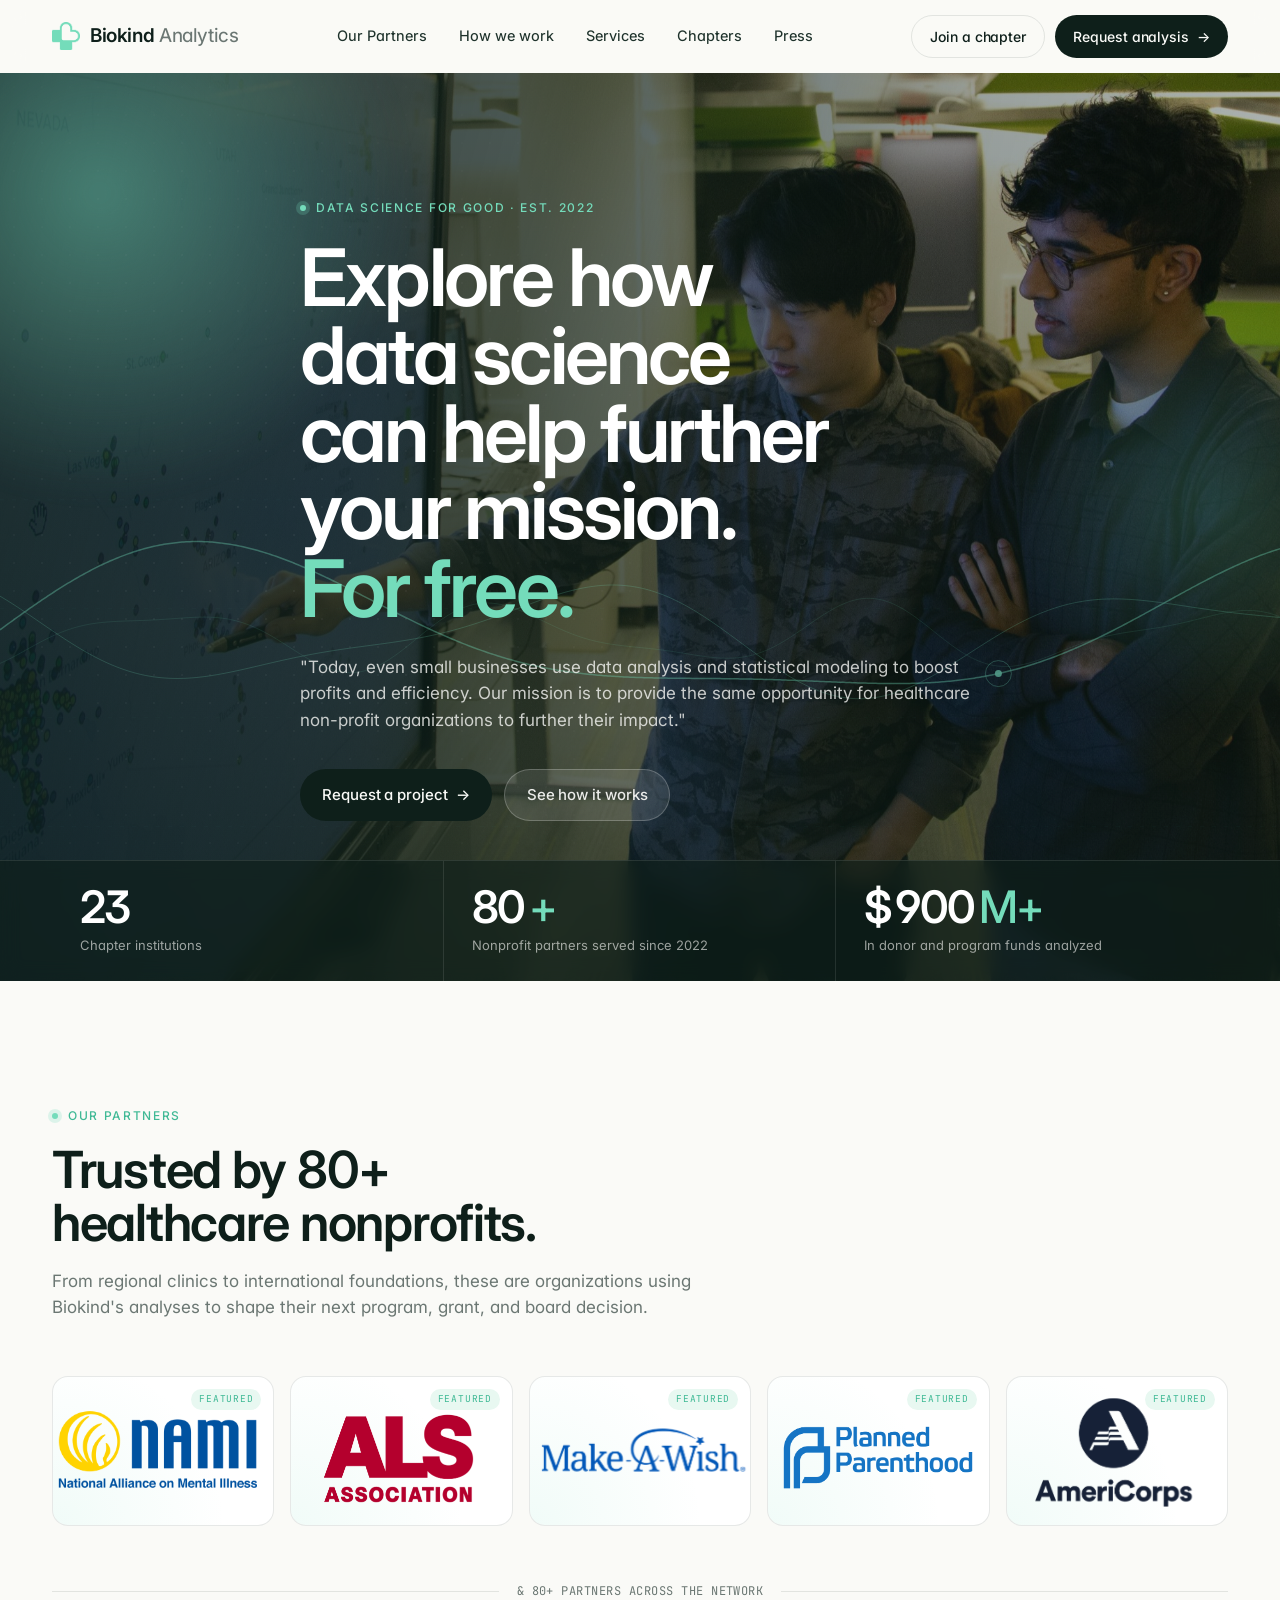
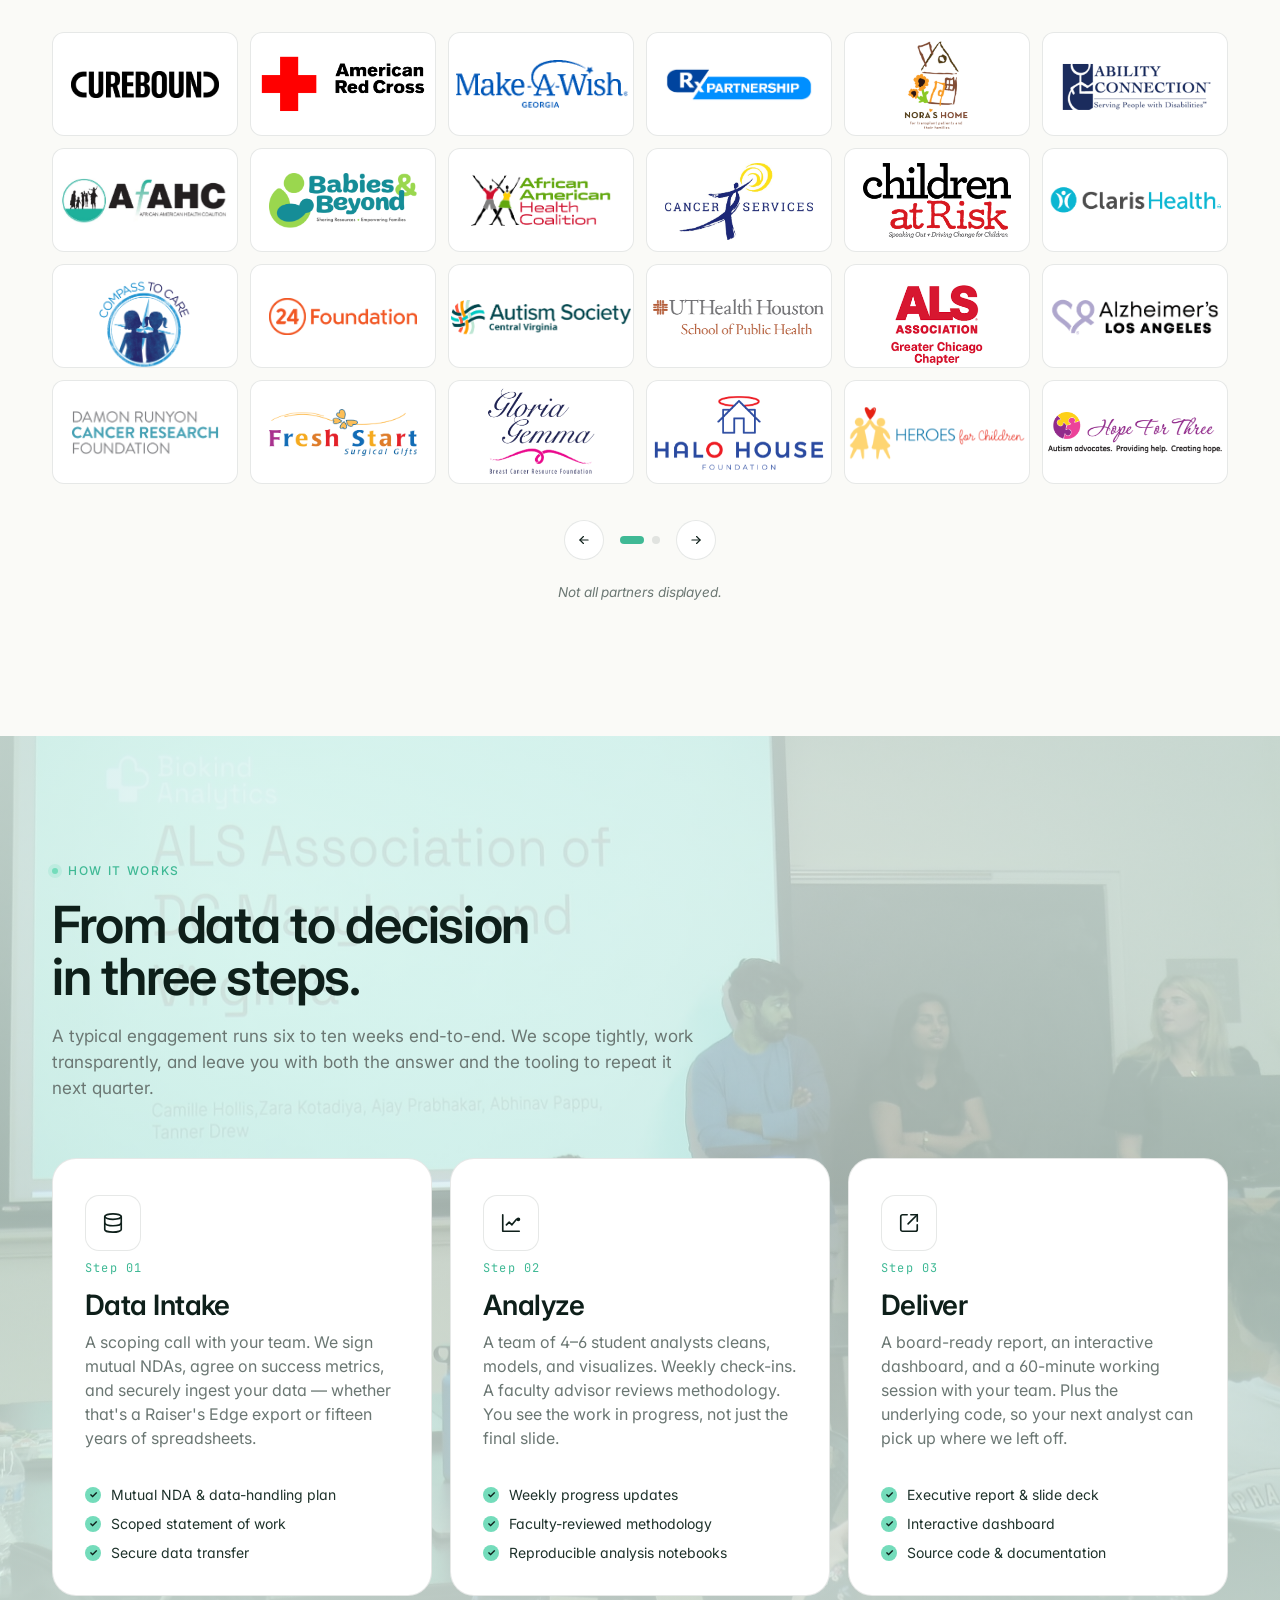
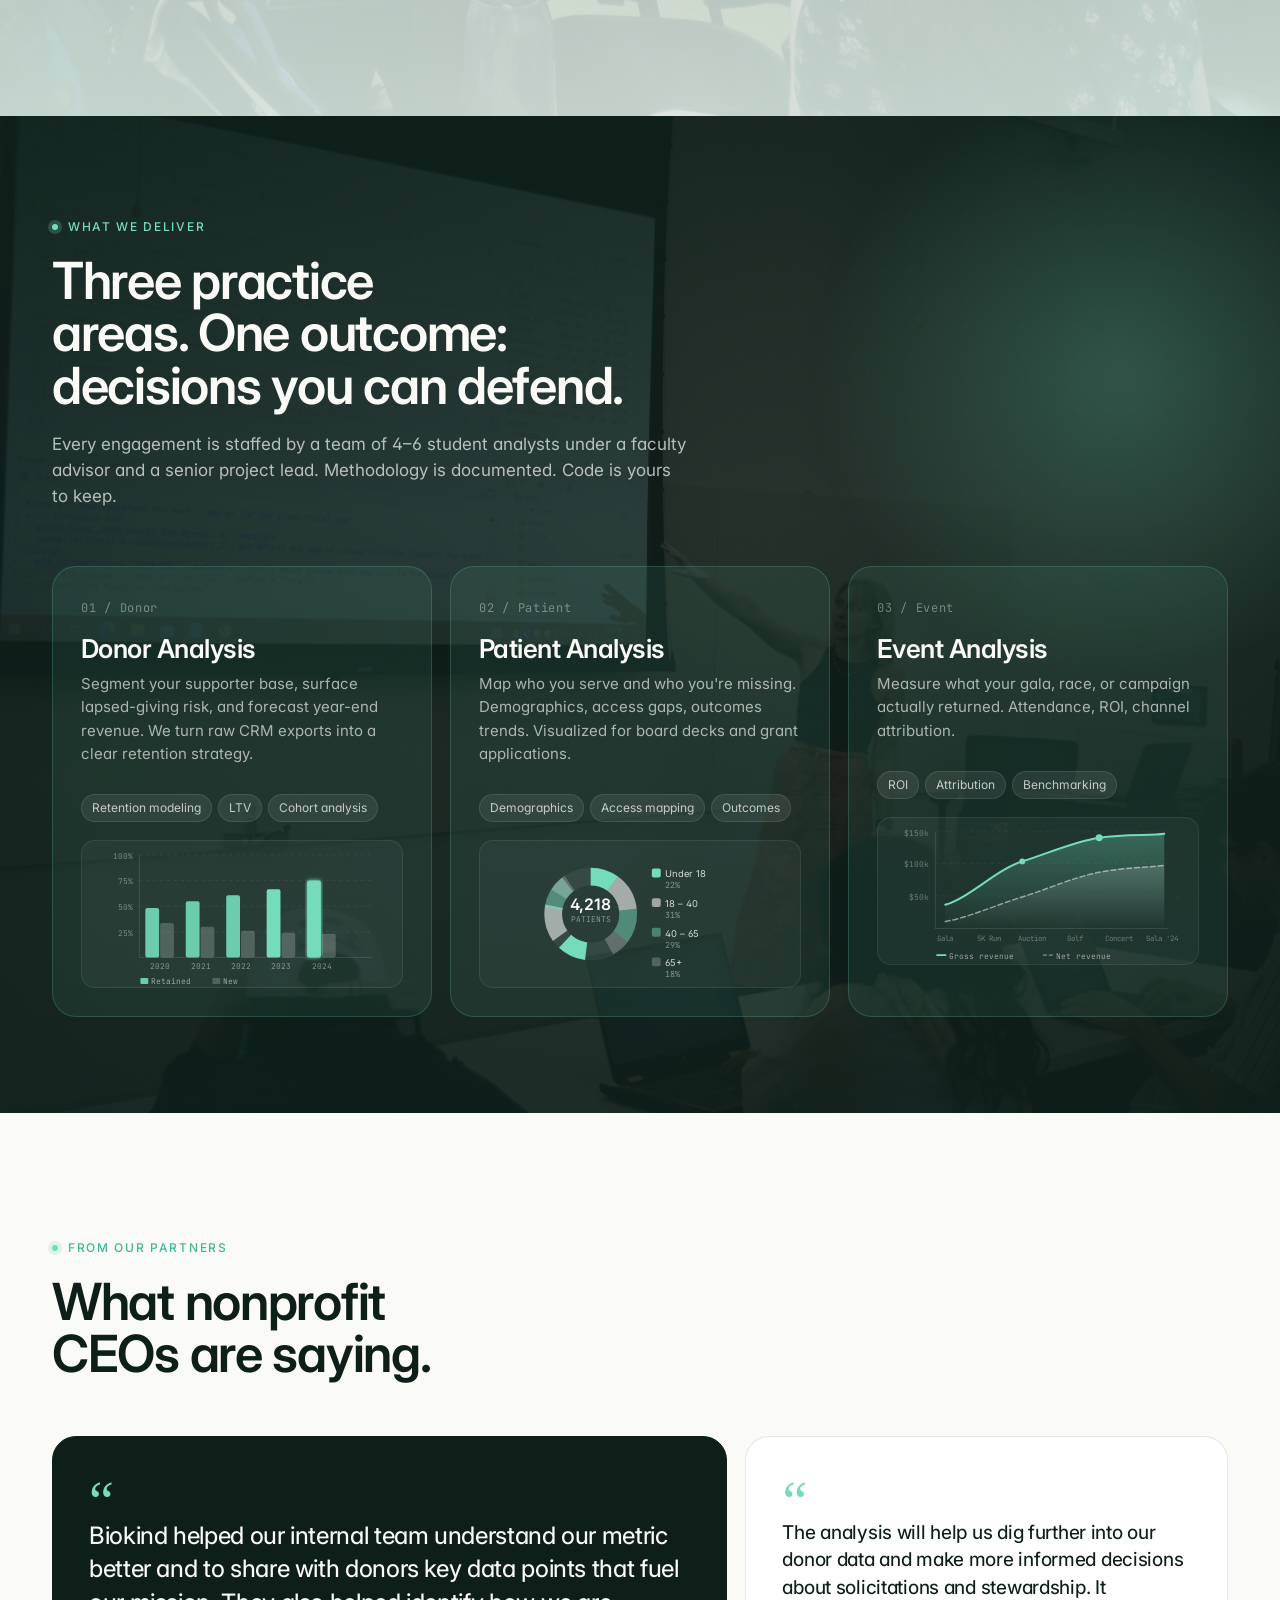
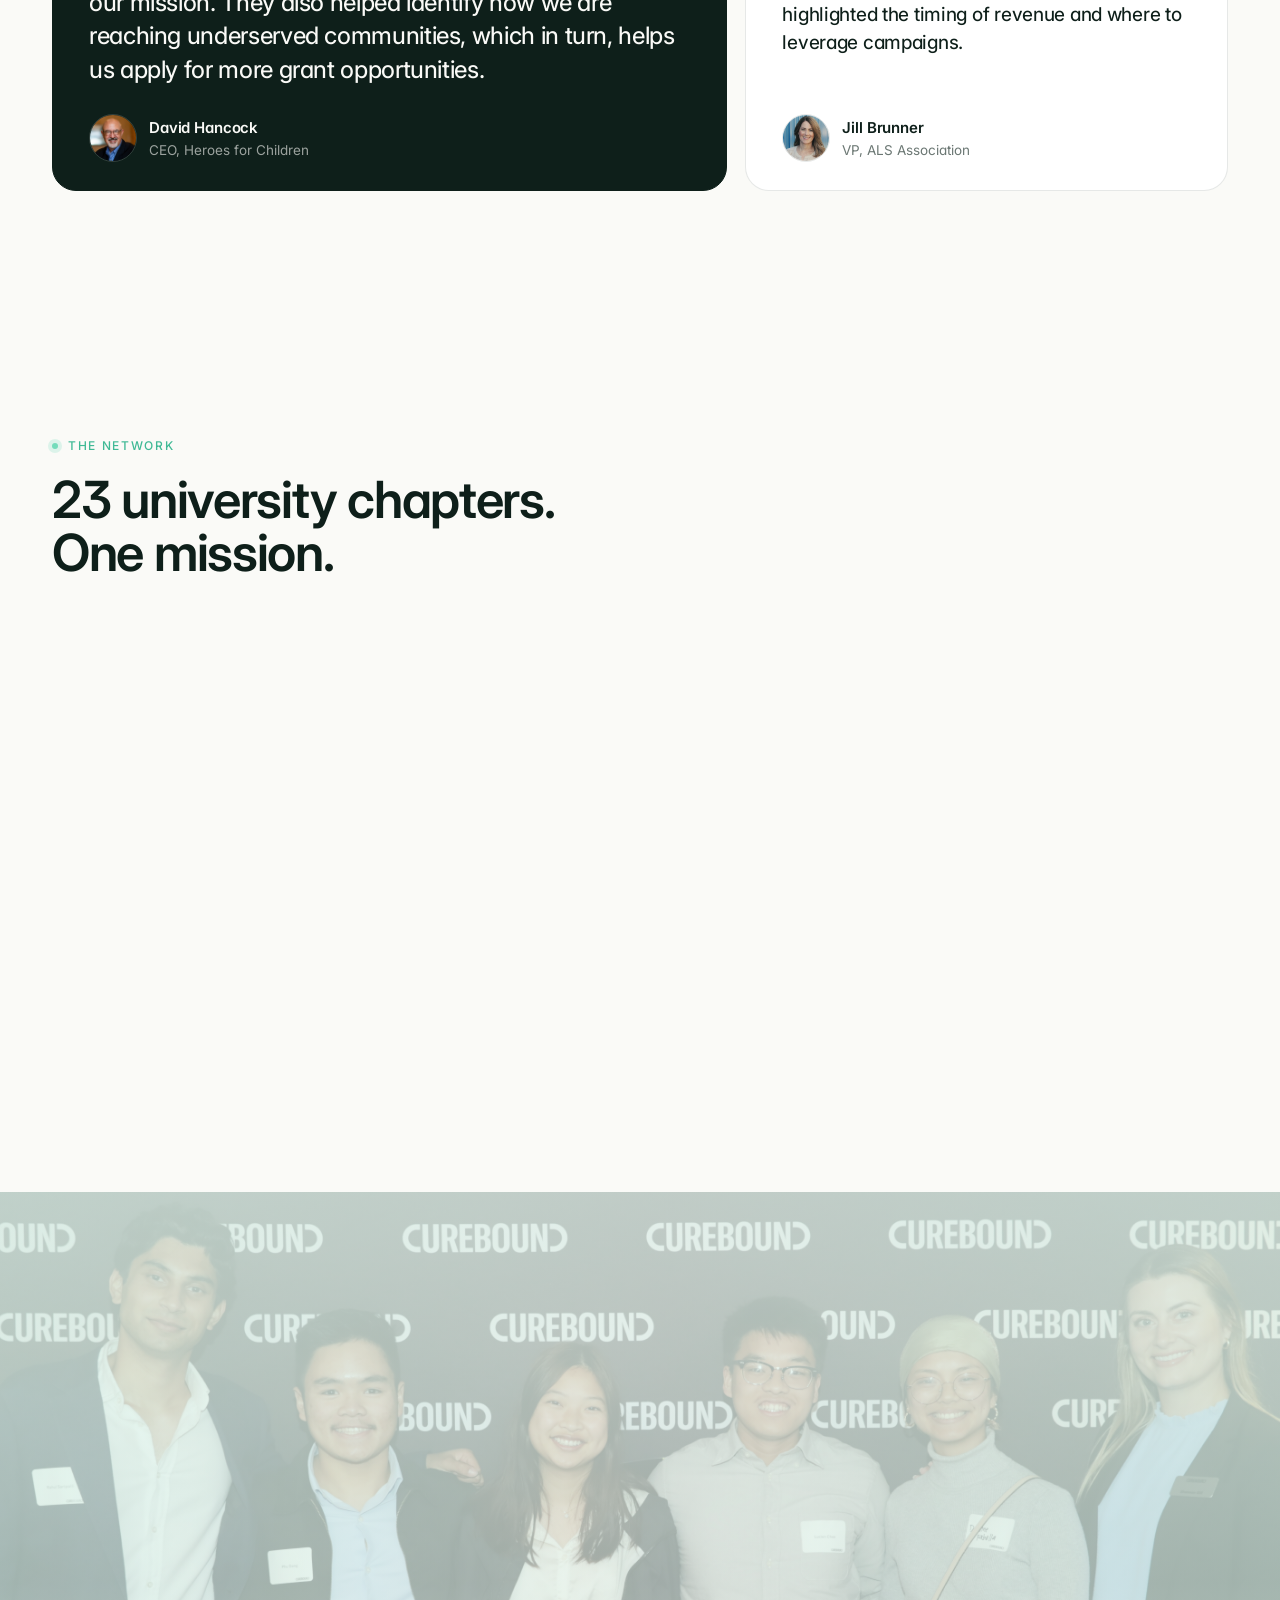
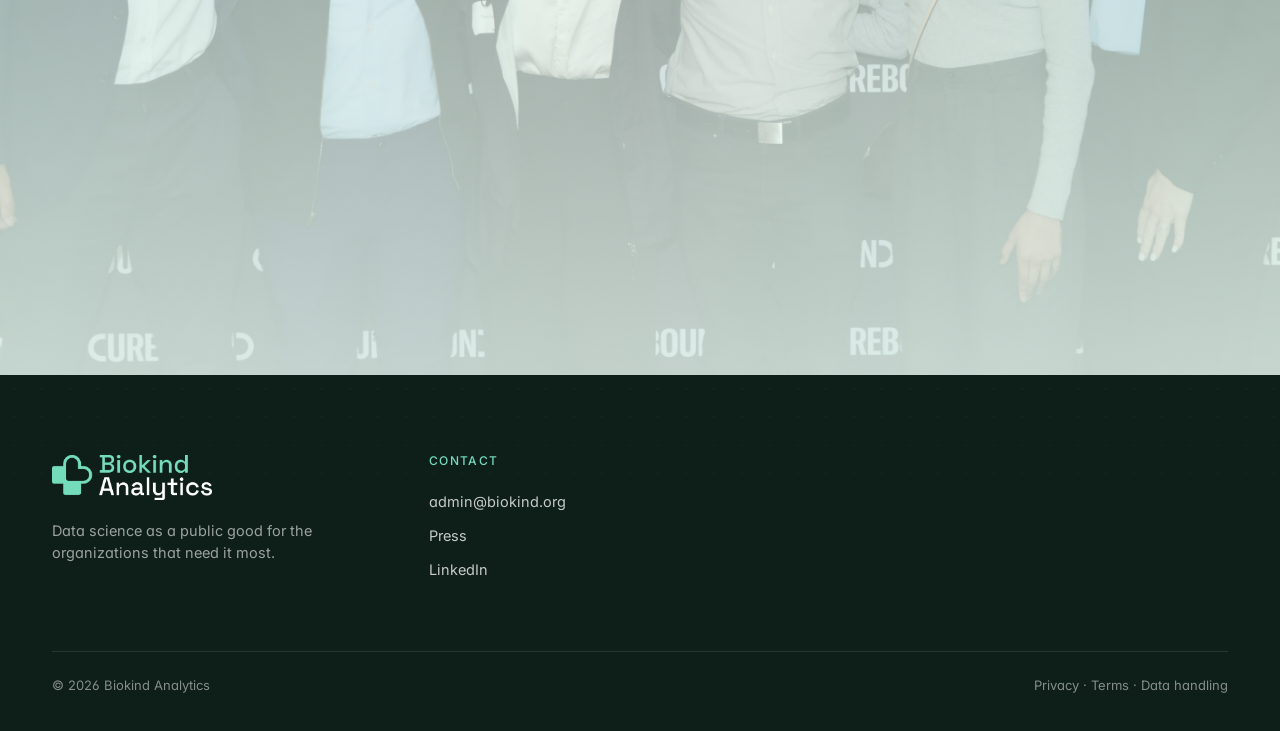
<file: index.html>
<!doctype html>
<html lang="en">
<head>
<meta charset="utf-8" />
<meta name="viewport" content="width=device-width, initial-scale=1" />
<title>Biokind Analytics — Data Science for Good</title>
<meta name="description" content="A student-run nonprofit providing free data science services to healthcare nonprofits. Donor trends, patient demographics, fundraising — analyzed by student analysts from 23 universities worldwide." />
<link rel="preconnect" href="https://fonts.googleapis.com" />
<link rel="preconnect" href="https://fonts.gstatic.com" crossorigin />
<link href="https://fonts.googleapis.com/css2?family=Inter:wght@400;450;500;600;700&family=JetBrains+Mono:wght@400;500&display=swap" rel="stylesheet" />
<link rel="stylesheet" href="styles.css" />
<link rel="icon" type="image/png" href="assets/biokind-emblem.png" />
</head>
<body data-motif="dots" data-show-orbs="1">

<!-- ============== NAV ============== -->
<header class="nav" id="nav" data-screen-label="Nav">
  <div class="container nav-inner">
    <a href="#top" class="nav-logo">
      <img class="emblem" src="assets/biokind-emblem.png" alt="" />
      <span>Biokind <span style="color:var(--muted); font-weight:450;">Analytics</span></span>
    </a>
    <nav class="nav-links" aria-label="Primary">
      <a href="#partners">Our Partners</a>
      <a href="#how">How we work</a>
      <a href="#services">Services</a>
      <a href="#chapters">Chapters</a>
      <a href="Press.html">Press</a>
    </nav>
    <div class="nav-cta">
      <a href="#cta" class="btn btn-ghost">Join a chapter</a>
      <a href="#cta" class="btn btn-primary">Request analysis<span class="arrow">→</span></a>
    </div>
    <button class="nav-toggle" aria-label="Open menu" aria-expanded="false">
      <span></span><span></span><span></span>
    </button>
  </div>
</header>

<!-- ============== HERO ============== -->
<section class="hero hero-full" id="top" data-screen-label="Hero">

  <!-- Full-bleed background photo -->
  <div class="hero-bg-photo" aria-hidden="true">
    <img src="assets/home.jpg" alt="" />
    <div class="hero-photo-overlay"></div>
  </div>

  <!-- Dot grid motif overlay -->
  <div class="hero-bg" aria-hidden="true">
    <div class="orb"></div>
    <div class="orb orb-2"></div>
    <div class="dot-grid"></div>
  </div>

  <!-- Animated data canvas -->
  <canvas class="hero-canvas" id="heroCanvas" aria-hidden="true"></canvas>

  <!-- Main content -->
  <div class="container hero-content">
    <div class="hero-copy reveal">
      <span class="eyebrow">Data Science for Good · Est. 2022</span>
      <h1 class="display">
        Explore how data science<br />
        can help further your mission.<br />
        <span class="ink-em light-em">For free.</span>
      </h1>
      <p class="lead hero-lead">"Today, even small businesses use data analysis and statistical modeling to boost profits and efficiency. Our mission is to provide the same opportunity for healthcare non-profit organizations to further their impact."</p>
      <div class="hero-cta">
        <a href="#cta" class="btn btn-primary">Request a project<span class="arrow">→</span></a>
        <a href="#how" class="btn btn-ghost-light">See how it works</a>
      </div>
    </div>
  </div>

  <!-- Stats bar anchored to bottom -->
  <div class="hero-stats-bar">
    <div class="container">
      <div class="hero-stats reveal">
        <div class="stat">
          <div class="stat-value" data-count-to="23"><span class="cv">0</span></div>
          <div class="stat-label">Chapter institutions</div>
        </div>
        <div class="stat">
          <div class="stat-value" data-count-to="80"><span class="cv">0</span><span class="suffix">+</span></div>
          <div class="stat-label">Nonprofit partners served since 2022</div>
        </div>
        <div class="stat">
          <div class="stat-value" data-count-to="900">$<span class="cv">0</span><span class="suffix">M+</span></div>
          <div class="stat-label">In donor and program funds analyzed</div>
        </div>
      </div>
    </div>
  </div>


</section>

<!-- ============== PARTNERS ============== -->
<section class="section partners-section" id="partners" data-screen-label="Partners">
  <div class="container">
    <div class="section-head reveal partners-head">
      <span class="eyebrow">Our partners</span>
      <h2 class="h2">Trusted by 80+ healthcare nonprofits.</h2>
      <p class="lead">From regional clinics to international foundations, these are organizations using Biokind's analyses to shape their next program, grant, and board decision.</p>
    </div>

    <div class="featured-partners reveal" id="featuredPartners"></div>

    <div class="partners-divider reveal">
      <span class="line"></span>
      <span class="mono">&amp; 80+ PARTNERS ACROSS THE NETWORK</span>
      <span class="line"></span>
    </div>

    <div class="partners-paginated reveal" id="partnersPaginated">
      <div class="paginated-track" id="paginatedTrack" style="--page: 0;">
        <div class="paginated-page">
          <div class="partner-grid" id="partnerGrid1"></div>
        </div>
        <div class="paginated-page">
          <div class="partner-grid" id="partnerGrid2"></div>
        </div>
      </div>
    </div>

    <div class="paginated-controls reveal">
      <button class="page-btn" id="pagePrev" aria-label="Previous">
        <svg width="14" height="14" viewBox="0 0 24 24" fill="none" stroke="currentColor" stroke-width="2" stroke-linecap="round" stroke-linejoin="round"><path d="M19 12H5"/><path d="M11 18l-6-6 6-6"/></svg>
      </button>
      <div class="page-dots">
        <button class="page-dot active" data-page="0" aria-label="Page 1"></button>
        <button class="page-dot" data-page="1" aria-label="Page 2"></button>
      </div>
      <button class="page-btn" id="pageNext" aria-label="Next">
        <svg width="14" height="14" viewBox="0 0 24 24" fill="none" stroke="currentColor" stroke-width="2" stroke-linecap="round" stroke-linejoin="round"><path d="M5 12h14"/><path d="M13 6l6 6-6 6"/></svg>
      </button>
    </div>

    <p class="partners-note">Not all partners displayed.</p>
  </div>
</section>

<!-- ============== HOW IT WORKS ============== -->
<section class="section how-photo-bg" id="how" data-screen-label="How it works">
  <div class="how-bg-photo" aria-hidden="true">
    <img src="assets/how-it-works.jpg" alt="" />
    <div class="how-photo-overlay"></div>
  </div>
  <div class="container">
    <div class="section-head reveal">
      <span class="eyebrow">How it works</span>
      <h2 class="h2">From data to decision<br />in three steps.</h2>
      <p class="lead">A typical engagement runs six to ten weeks end-to-end. We scope tightly, work transparently, and leave you with both the answer and the tooling to repeat it next quarter.</p>
    </div>

    <div class="how-grid">
      <div class="how-line" aria-hidden="true"></div>

      <div class="how-step reveal">
        <span class="step-dot"></span>
        <div class="step-icon" aria-hidden="true">
          <svg width="22" height="22" viewBox="0 0 24 24" fill="none" stroke="currentColor" stroke-width="1.8" stroke-linecap="round" stroke-linejoin="round"><ellipse cx="12" cy="5" rx="9" ry="3"/><path d="M21 12c0 1.66-4 3-9 3s-9-1.34-9-3"/><path d="M3 5v14c0 1.66 4 3 9 3s9-1.34 9-3V5"/></svg>
        </div>
        <span class="step-no">Step 01</span>
        <h3>Data Intake</h3>
        <p>A scoping call with your team. We sign mutual NDAs, agree on success metrics, and securely ingest your data — whether that's a Raiser's Edge export or fifteen years of spreadsheets.</p>
        <div class="deliverables">
          <div class="deliverable"><span class="check">✓</span> Mutual NDA &amp; data-handling plan</div>
          <div class="deliverable"><span class="check">✓</span> Scoped statement of work</div>
          <div class="deliverable"><span class="check">✓</span> Secure data transfer</div>
        </div>
      </div>

      <div class="how-step reveal">
        <span class="step-dot"></span>
        <div class="step-icon" aria-hidden="true">
          <svg width="22" height="22" viewBox="0 0 24 24" fill="none" stroke="currentColor" stroke-width="1.8" stroke-linecap="round" stroke-linejoin="round"><path d="M3 3v18h18"/><path d="M7 14l3-3 3 3 5-6"/><circle cx="20" cy="8" r="1.2" fill="currentColor"/></svg>
        </div>
        <span class="step-no">Step 02</span>
        <h3>Analyze</h3>
        <p>A team of 4–6 student analysts cleans, models, and visualizes. Weekly check-ins. A faculty advisor reviews methodology. You see the work in progress, not just the final slide.</p>
        <div class="deliverables">
          <div class="deliverable"><span class="check">✓</span> Weekly progress updates</div>
          <div class="deliverable"><span class="check">✓</span> Faculty-reviewed methodology</div>
          <div class="deliverable"><span class="check">✓</span> Reproducible analysis notebooks</div>
        </div>
      </div>

      <div class="how-step reveal">
        <span class="step-dot"></span>
        <div class="step-icon" aria-hidden="true">
          <svg width="22" height="22" viewBox="0 0 24 24" fill="none" stroke="currentColor" stroke-width="1.8" stroke-linecap="round" stroke-linejoin="round"><path d="M14 3h7v7"/><path d="M21 3L11 13"/><path d="M21 14v5a2 2 0 01-2 2H5a2 2 0 01-2-2V5a2 2 0 012-2h5"/></svg>
        </div>
        <span class="step-no">Step 03</span>
        <h3>Deliver</h3>
        <p>A board-ready report, an interactive dashboard, and a 60-minute working session with your team. Plus the underlying code, so your next analyst can pick up where we left off.</p>
        <div class="deliverables">
          <div class="deliverable"><span class="check">✓</span> Executive report &amp; slide deck</div>
          <div class="deliverable"><span class="check">✓</span> Interactive dashboard</div>
          <div class="deliverable"><span class="check">✓</span> Source code &amp; documentation</div>
        </div>
      </div>
    </div>
  </div>
</section>

<!-- ============== SERVICES (dark) ============== -->
<section class="impact services-photo-bg" id="services" data-screen-label="Services">
  <div class="services-bg-photo" aria-hidden="true">
    <img src="assets/classroom.jpg" alt="" />
    <div class="services-photo-overlay"></div>
  </div>
  <div class="dot-grid" aria-hidden="true"></div>
  <div class="orb" aria-hidden="true"></div>
  <div class="container">
    <div class="section-head reveal">
      <span class="eyebrow" style="color: var(--teal);">What we deliver</span>
      <h2 class="h2" style="color: var(--paper);">Three practice areas. One outcome:<br />decisions you can defend.</h2>
      <p class="lead" style="color: rgba(250,250,247,0.7);">Every engagement is staffed by a team of 4–6 student analysts under a faculty advisor and a senior project lead. Methodology is documented. Code is yours to keep.</p>
    </div>

    <div class="services-grid dark-cards">

      <article class="service-card reveal">
        <span class="num">01 / Donor</span>
        <h3>Donor Analysis</h3>
        <p>Segment your supporter base, surface lapsed-giving risk, and forecast year-end revenue. We turn raw CRM exports into a clear retention strategy.</p>
        <div class="service-tags">
          <span class="tag">Retention modeling</span>
          <span class="tag">LTV</span>
          <span class="tag">Cohort analysis</span>
        </div>
        <div class="viz">
          <svg viewBox="0 0 280 148" style="width:100%;height:100%;display:block;" preserveAspectRatio="xMidYMid meet">
            <!-- grid lines -->
            <line x1="36" y1="14" x2="36" y2="118" stroke="rgba(255,255,255,0.12)" stroke-width="1"/>
            <line x1="36" y1="14" x2="272" y2="14" stroke="rgba(255,255,255,0.07)" stroke-width="1" stroke-dasharray="3 4"/>
            <line x1="36" y1="40" x2="272" y2="40" stroke="rgba(255,255,255,0.07)" stroke-width="1" stroke-dasharray="3 4"/>
            <line x1="36" y1="66" x2="272" y2="66" stroke="rgba(255,255,255,0.07)" stroke-width="1" stroke-dasharray="3 4"/>
            <line x1="36" y1="92" x2="272" y2="92" stroke="rgba(255,255,255,0.07)" stroke-width="1" stroke-dasharray="3 4"/>
            <line x1="36" y1="118" x2="272" y2="118" stroke="rgba(255,255,255,0.12)" stroke-width="1"/>
            <!-- y axis labels -->
            <text x="30" y="18" text-anchor="end" fill="rgba(255,255,255,0.4)" font-size="8" font-family="JetBrains Mono,monospace">100%</text>
            <text x="30" y="44" text-anchor="end" fill="rgba(255,255,255,0.4)" font-size="8" font-family="JetBrains Mono,monospace">75%</text>
            <text x="30" y="70" text-anchor="end" fill="rgba(255,255,255,0.4)" font-size="8" font-family="JetBrains Mono,monospace">50%</text>
            <text x="30" y="96" text-anchor="end" fill="rgba(255,255,255,0.4)" font-size="8" font-family="JetBrains Mono,monospace">25%</text>
            <!-- year groups: 2020-2024, each group = retained (teal) + new (white/20) -->
            <!-- 2020: retained 58%, new 42% -->
            <rect x="42" y="68" width="14" height="50" rx="2" fill="rgba(116,220,187,0.90)"/>
            <rect x="57" y="83" width="14" height="35" rx="2" fill="rgba(255,255,255,0.20)"/>
            <!-- 2021: retained 63%, new 37% -->
            <rect x="83" y="61" width="14" height="57" rx="2" fill="rgba(116,220,187,0.90)"/>
            <rect x="98" y="87" width="14" height="31" rx="2" fill="rgba(255,255,255,0.20)"/>
            <!-- 2022: retained 67%, new 33% -->
            <rect x="124" y="55" width="14" height="63" rx="2" fill="rgba(116,220,187,0.90)"/>
            <rect x="139" y="91" width="14" height="27" rx="2" fill="rgba(255,255,255,0.20)"/>
            <!-- 2023: retained 71%, new 29% -->
            <rect x="165" y="49" width="14" height="69" rx="2" fill="rgba(116,220,187,1)"/>
            <rect x="180" y="93" width="14" height="25" rx="2" fill="rgba(255,255,255,0.20)"/>
            <!-- 2024: retained 76%, new 24% -->
            <rect x="206" y="40" width="14" height="78" rx="2" fill="rgba(116,220,187,1)" filter="url(#glow)"/>
            <rect x="221" y="94" width="14" height="24" rx="2" fill="rgba(255,255,255,0.20)"/>
            <!-- x labels -->
            <text x="57" y="130" text-anchor="middle" fill="rgba(255,255,255,0.45)" font-size="8" font-family="JetBrains Mono,monospace">2020</text>
            <text x="98" y="130" text-anchor="middle" fill="rgba(255,255,255,0.45)" font-size="8" font-family="JetBrains Mono,monospace">2021</text>
            <text x="139" y="130" text-anchor="middle" fill="rgba(255,255,255,0.45)" font-size="8" font-family="JetBrains Mono,monospace">2022</text>
            <text x="180" y="130" text-anchor="middle" fill="rgba(255,255,255,0.45)" font-size="8" font-family="JetBrains Mono,monospace">2023</text>
            <text x="221" y="130" text-anchor="middle" fill="rgba(255,255,255,0.45)" font-size="8" font-family="JetBrains Mono,monospace">2024</text>
            <!-- legend -->
            <rect x="37" y="139" width="8" height="6" rx="1" fill="rgba(116,220,187,0.9)"/>
            <text x="48" y="145" fill="rgba(255,255,255,0.55)" font-size="8" font-family="JetBrains Mono,monospace">Retained</text>
            <rect x="110" y="139" width="8" height="6" rx="1" fill="rgba(255,255,255,0.20)"/>
            <text x="121" y="145" fill="rgba(255,255,255,0.55)" font-size="8" font-family="JetBrains Mono,monospace">New</text>
          </svg>
        </div>
      </article>

      <article class="service-card reveal">
        <span class="num">02 / Patient</span>
        <h3>Patient Analysis</h3>
        <p>Map who you serve and who you're missing. Demographics, access gaps, outcomes trends. Visualized for board decks and grant applications.</p>
        <div class="service-tags">
          <span class="tag">Demographics</span>
          <span class="tag">Access mapping</span>
          <span class="tag">Outcomes</span>
        </div>
        <div class="viz">
          <svg viewBox="0 0 280 148" style="width:100%;height:100%;display:block;" preserveAspectRatio="xMidYMid meet">
            <defs>
              <filter id="glow"><feGaussianBlur stdDeviation="2" result="blur"/><feMerge><feMergeNode in="blur"/><feMergeNode in="SourceGraphic"/></feMerge></filter>
            </defs>
            <!-- donut: cx=90,cy=74,r=46,inner=28 -->
            <!-- Under 18: 22% = 79.2deg, stroke-dasharray=22 78 -->
            <circle cx="90" cy="74" r="38" fill="none" stroke="rgba(255,255,255,0.06)" stroke-width="18"/>
            <circle cx="90" cy="74" r="38" fill="none" stroke="rgba(116,220,187,1)" stroke-width="18" stroke-dasharray="23.88 100" stroke-dashoffset="0" transform="rotate(-90 90 74)" stroke-linecap="butt"/>
            <circle cx="90" cy="74" r="38" fill="none" stroke="rgba(255,255,255,0.55)" stroke-width="18" stroke-dasharray="31.4 100" stroke-dashoffset="-23.88" transform="rotate(-90 90 74)" stroke-linecap="butt"/>
            <circle cx="90" cy="74" r="38" fill="none" stroke="rgba(116,220,187,0.45)" stroke-width="18" stroke-dasharray="28.9 100" stroke-dashoffset="-55.28" transform="rotate(-90 90 74)" stroke-linecap="butt"/>
            <circle cx="90" cy="74" r="38" fill="none" stroke="rgba(255,255,255,0.22)" stroke-width="18" stroke-dasharray="15.72 100" stroke-dashoffset="-84.18" transform="rotate(-90 90 74)" stroke-linecap="butt"/>
            <!-- center label -->
            <text x="90" y="70" text-anchor="middle" fill="white" font-size="16" font-weight="600" font-family="Inter,sans-serif">4,218</text>
            <text x="90" y="82" text-anchor="middle" fill="rgba(255,255,255,0.45)" font-size="8" font-family="JetBrains Mono,monospace">PATIENTS</text>
            <!-- legend -->
            <rect x="152" y="28" width="9" height="9" rx="2" fill="rgba(116,220,187,1)"/>
            <text x="165" y="37" fill="rgba(255,255,255,0.80)" font-size="9.5" font-family="Inter,sans-serif">Under 18</text>
            <text x="165" y="48" fill="rgba(255,255,255,0.45)" font-size="8.5" font-family="JetBrains Mono,monospace">22%</text>
            <rect x="152" y="58" width="9" height="9" rx="2" fill="rgba(255,255,255,0.55)"/>
            <text x="165" y="67" fill="rgba(255,255,255,0.80)" font-size="9.5" font-family="Inter,sans-serif">18 – 40</text>
            <text x="165" y="78" fill="rgba(255,255,255,0.45)" font-size="8.5" font-family="JetBrains Mono,monospace">31%</text>
            <rect x="152" y="88" width="9" height="9" rx="2" fill="rgba(116,220,187,0.45)"/>
            <text x="165" y="97" fill="rgba(255,255,255,0.80)" font-size="9.5" font-family="Inter,sans-serif">40 – 65</text>
            <text x="165" y="108" fill="rgba(255,255,255,0.45)" font-size="8.5" font-family="JetBrains Mono,monospace">29%</text>
            <rect x="152" y="118" width="9" height="9" rx="2" fill="rgba(255,255,255,0.22)"/>
            <text x="165" y="127" fill="rgba(255,255,255,0.80)" font-size="9.5" font-family="Inter,sans-serif">65+</text>
            <text x="165" y="138" fill="rgba(255,255,255,0.45)" font-size="8.5" font-family="JetBrains Mono,monospace">18%</text>
          </svg>
        </div>
      </article>

      <article class="service-card reveal">
        <span class="num">03 / Event</span>
        <h3>Event Analysis</h3>
        <p>Measure what your gala, race, or campaign actually returned. Attendance, ROI, channel attribution.</p>
        <div class="service-tags">
          <span class="tag">ROI</span>
          <span class="tag">Attribution</span>
          <span class="tag">Benchmarking</span>
        </div>
        <div class="viz">
          <svg viewBox="0 0 280 148" style="width:100%;height:100%;display:block;" preserveAspectRatio="xMidYMid meet">
            <defs>
              <linearGradient id="grossGrad" x1="0" y1="0" x2="0" y2="1">
                <stop offset="0%" stop-color="rgba(116,220,187,0.30)"/>
                <stop offset="100%" stop-color="rgba(116,220,187,0)"/>
              </linearGradient>
              <linearGradient id="netGrad" x1="0" y1="0" x2="0" y2="1">
                <stop offset="0%" stop-color="rgba(255,255,255,0.15)"/>
                <stop offset="100%" stop-color="rgba(255,255,255,0)"/>
              </linearGradient>
            </defs>
            <!-- grid -->
            <line x1="36" y1="14" x2="36" y2="112" stroke="rgba(255,255,255,0.12)" stroke-width="1"/>
            <line x1="36" y1="112" x2="272" y2="112" stroke="rgba(255,255,255,0.12)" stroke-width="1"/>
            <line x1="36" y1="14" x2="272" y2="14" stroke="rgba(255,255,255,0.06)" stroke-width="1" stroke-dasharray="3 4"/>
            <line x1="36" y1="46" x2="272" y2="46" stroke="rgba(255,255,255,0.06)" stroke-width="1" stroke-dasharray="3 4"/>
            <line x1="36" y1="79" x2="272" y2="79" stroke="rgba(255,255,255,0.06)" stroke-width="1" stroke-dasharray="3 4"/>
            <!-- y axis -->
            <text x="30" y="18" text-anchor="end" fill="rgba(255,255,255,0.35)" font-size="8" font-family="JetBrains Mono,monospace">$150k</text>
            <text x="30" y="50" text-anchor="end" fill="rgba(255,255,255,0.35)" font-size="8" font-family="JetBrains Mono,monospace">$100k</text>
            <text x="30" y="83" text-anchor="end" fill="rgba(255,255,255,0.35)" font-size="8" font-family="JetBrains Mono,monospace">$50k</text>
            <!-- Gross revenue fill -->
            <path d="M46,88 C72,80 98,52 124,44 C150,36 176,24 202,20 C228,16 254,18 268,16 L268,112 L46,112 Z" fill="url(#grossGrad)"/>
            <!-- Net revenue fill -->
            <path d="M46,105 C72,100 98,88 124,80 C150,72 176,60 202,55 C228,50 254,50 268,48 L268,112 L46,112 Z" fill="url(#netGrad)"/>
            <!-- Gross line -->
            <path d="M46,88 C72,80 98,52 124,44 C150,36 176,24 202,20 C228,16 254,18 268,16" fill="none" stroke="rgba(116,220,187,1)" stroke-width="2" stroke-linecap="round"/>
            <!-- Net line -->
            <path d="M46,105 C72,100 98,88 124,80 C150,72 176,60 202,55 C228,50 254,50 268,48" fill="none" stroke="rgba(255,255,255,0.50)" stroke-width="1.5" stroke-linecap="round" stroke-dasharray="5 3"/>
            <!-- dots on gross -->
            <circle cx="124" cy="44" r="3" fill="rgba(116,220,187,1)"/>
            <circle cx="202" cy="20" r="3.5" fill="rgba(116,220,187,1)"/>
            <!-- x labels -->
            <text x="46" y="125" text-anchor="middle" fill="rgba(255,255,255,0.35)" font-size="7.5" font-family="JetBrains Mono,monospace">Gala</text>
            <text x="90" y="125" text-anchor="middle" fill="rgba(255,255,255,0.35)" font-size="7.5" font-family="JetBrains Mono,monospace">5K Run</text>
            <text x="134" y="125" text-anchor="middle" fill="rgba(255,255,255,0.35)" font-size="7.5" font-family="JetBrains Mono,monospace">Auction</text>
            <text x="178" y="125" text-anchor="middle" fill="rgba(255,255,255,0.35)" font-size="7.5" font-family="JetBrains Mono,monospace">Golf</text>
            <text x="222" y="125" text-anchor="middle" fill="rgba(255,255,255,0.35)" font-size="7.5" font-family="JetBrains Mono,monospace">Concert</text>
            <text x="266" y="125" text-anchor="middle" fill="rgba(255,255,255,0.35)" font-size="7.5" font-family="JetBrains Mono,monospace">Gala '24</text>
            <!-- legend -->
            <line x1="37" y1="139" x2="47" y2="139" stroke="rgba(116,220,187,1)" stroke-width="2"/>
            <text x="50" y="143" fill="rgba(255,255,255,0.55)" font-size="8" font-family="JetBrains Mono,monospace">Gross revenue</text>
            <line x1="145" y1="139" x2="155" y2="139" stroke="rgba(255,255,255,0.45)" stroke-width="1.5" stroke-dasharray="4 2"/>
            <text x="158" y="143" fill="rgba(255,255,255,0.55)" font-size="8" font-family="JetBrains Mono,monospace">Net revenue</text>
          </svg>
        </div>
      </article>

    </div>
  </div>
</section>

<!-- ============== TESTIMONIALS ============== -->
<section class="section" id="testimonials" data-screen-label="Testimonials">
  <div class="container">
    <div class="section-head reveal">
      <span class="eyebrow">From our partners</span>
      <h2 class="h2">What nonprofit CEOs are saying.</h2>
    </div>

    <div class="testimonial-grid">
      <article class="testimonial featured reveal">
        <div class="quote-mark">“</div>
        <blockquote>Biokind helped our internal team understand our metric better and to share with donors key data points that fuel our mission. They also helped identify how we are reaching underserved communities, which in turn, helps us apply for more grant opportunities.</blockquote>
        <div class="attribution">
          <div class="avatar avatar-photo"><img src="assets/david-hancock.jpeg" alt="David Hancock" /></div>
          <div>
            <div class="name" style="color: var(--paper);">David Hancock</div>
            <div class="role">CEO, Heroes for Children</div>
          </div>
        </div>
      </article>

      <article class="testimonial reveal">
        <div class="quote-mark">“</div>
        <blockquote>The analysis will help us dig further into our donor data and make more informed decisions about solicitations and stewardship. It highlighted the timing of revenue and where to leverage campaigns.</blockquote>
        <div class="attribution">
          <div class="avatar avatar-photo"><img src="assets/jill-brunner.jpeg" alt="Jill Brunner" /></div>
          <div>
            <div class="name">Jill Brunner</div>
            <div class="role">VP, ALS Association</div>
          </div>
        </div>
      </article>
    </div>
  </div>
</section>

<!-- ============== PARTNERS & CHAPTERS ============== -->
<section class="section logo-section" id="chapters" data-screen-label="Chapters">
  <div class="container">
    <div class="section-head reveal">
      <span class="eyebrow">The network</span>
      <h2 class="h2">23 university chapters.<br />One mission.</h2>
    </div>

    <div class="logo-grid reveal" id="chaptersGrid">
      <div class="logo-cell"><img src="assets/chapters/emory.png" alt="Emory University" loading="lazy" /></div>
      <div class="logo-cell"><img src="assets/chapters/rice.png" alt="Rice University" loading="lazy" /></div>
      <div class="logo-cell"><img src="assets/chapters/johns-hopkins.png" alt="Johns Hopkins University" loading="lazy" /></div>
      <div class="logo-cell"><img src="assets/chapters/duke.png" alt="Duke University" loading="lazy" /></div>
      <div class="logo-cell"><img src="assets/chapters/uva.png" alt="University of Virginia" loading="lazy" /></div>
      <div class="logo-cell"><img src="assets/chapters/unc.png" alt="UNC Chapel Hill" loading="lazy" /></div>
      <div class="logo-cell"><img src="assets/chapters/northwestern.png" alt="Northwestern University" loading="lazy" /></div>
      <div class="logo-cell"><img src="assets/chapters/uchicago.png" alt="University of Chicago" loading="lazy" /></div>
      <div class="logo-cell"><img src="assets/chapters/nyu.png" alt="NYU" loading="lazy" /></div>
      <div class="logo-cell"><img src="assets/chapters/usc.png" alt="USC" loading="lazy" /></div>
      <div class="logo-cell"><img src="assets/chapters/ucla.png" alt="UCLA" loading="lazy" /></div>
      <div class="logo-cell"><img src="assets/chapters/ucsd.png" alt="UC San Diego" loading="lazy" /></div>
      <div class="logo-cell"><img src="assets/chapters/ucdavis.png" alt="UC Davis" loading="lazy" /></div>
      <div class="logo-cell"><img src="assets/chapters/illinois.png" alt="University of Illinois" loading="lazy" /></div>
      <div class="logo-cell"><img src="assets/chapters/uwisconsin.png" alt="University of Wisconsin–Madison" loading="lazy" /></div>
      <div class="logo-cell"><img src="assets/chapters/northeastern.png" alt="Northeastern University" loading="lazy" /></div>
      <div class="logo-cell"><img src="assets/chapters/rutgers.png" alt="Rutgers University" loading="lazy" /></div>
      <div class="logo-cell"><img src="assets/chapters/brown.png" alt="Brown University" loading="lazy" /></div>
      <div class="logo-cell"><img src="assets/chapters/rochester.png" alt="University of Rochester" loading="lazy" /></div>
      <div class="logo-cell"><img src="assets/chapters/vanderbilt.png" alt="Vanderbilt University" loading="lazy" /></div>
      <div class="logo-cell"><img src="assets/chapters/toronto.png" alt="University of Toronto" loading="lazy" /></div>
      <div class="logo-cell"><img src="assets/chapters/ubc.png" alt="University of British Columbia" loading="lazy" /></div>
      <div class="logo-cell"><img src="assets/chapters/sydney.png" alt="University of Sydney" loading="lazy" /></div>
    </div>
  </div>
</section>

<!-- ============== GET INVOLVED ============== -->
<section class="section cta-photo-bg" id="cta" data-screen-label="Get Involved">
  <div class="cta-bg-photo" aria-hidden="true">
    <img src="assets/get-involved.jpg" alt="" />
    <div class="cta-photo-overlay"></div>
  </div>
  <div class="container">
    <div class="section-head reveal">
      <span class="eyebrow">Get involved</span>
      <h2 class="h2">Three ways forward.</h2>
      <p class="lead">Whether you have data that needs answers, a chapter to start, or capacity to support our work, there's a place for you.</p>
    </div>

    <div class="cta-grid">
      <article class="cta-card teal reveal">
        <span class="audience">For nonprofits</span>
        <h3>Request a project</h3>
        <p>If your organization works in healthcare and you have data sitting unanalyzed, tell us about it. We respond to every inquiry within five business days.</p>
        <span class="corner" aria-hidden="true">
          <svg width="14" height="14" viewBox="0 0 24 24" fill="none" stroke="currentColor" stroke-width="2.2" stroke-linecap="round" stroke-linejoin="round"><path d="M5 12h14"/><path d="M13 6l6 6-6 6"/></svg>
        </span>
        <a href="mailto:admin@biokind.org" class="btn btn-primary">Submit an inquiry<span class="arrow">→</span></a>
      </article>

      <article class="cta-card dark reveal">
        <span class="audience">For students</span>
        <h3>Join a chapter</h3>
        <p>Active chapters at 23 universities. No chapter at your school? We'll help you start one, over 80% of our current chapters were founded by students like you.</p>
        <span class="corner" aria-hidden="true">
          <svg width="14" height="14" viewBox="0 0 24 24" fill="none" stroke="currentColor" stroke-width="2.2" stroke-linecap="round" stroke-linejoin="round"><path d="M5 12h14"/><path d="M13 6l6 6-6 6"/></svg>
        </span>
        <a href="mailto:admin@biokind.org" class="btn btn-secondary">Find your chapter<span class="arrow">→</span></a>
      </article>
    </div>
  </div>
</section>

<!-- ============== FOOTER ============== -->
<footer id="about" data-screen-label="Footer">
  <div class="dot-grid" aria-hidden="true"></div>
  <div class="container">
    <div class="foot-grid">
      <div class="foot-brand">
        <img src="assets/biokind-logo.png" alt="Biokind Analytics" />
        <p>Data science as a public good for the organizations that need it most.</p>
      </div>
      <div class="foot-col">
        <h4>Contact</h4>
        <a href="mailto:admin@biokind.org">admin@biokind.org</a>
        <a href="Press.html">Press</a>
        <a href="https://www.linkedin.com/company/biokindanalytics" target="_blank" rel="noopener">LinkedIn</a>
      </div>
    </div>
    <div class="foot-bottom">
      <span>© 2026 Biokind Analytics</span>
      <span>Privacy · Terms · Data handling</span>
    </div>
  </div>
</footer>

<script src="script.js"></script>

</body>
</html>
</file>
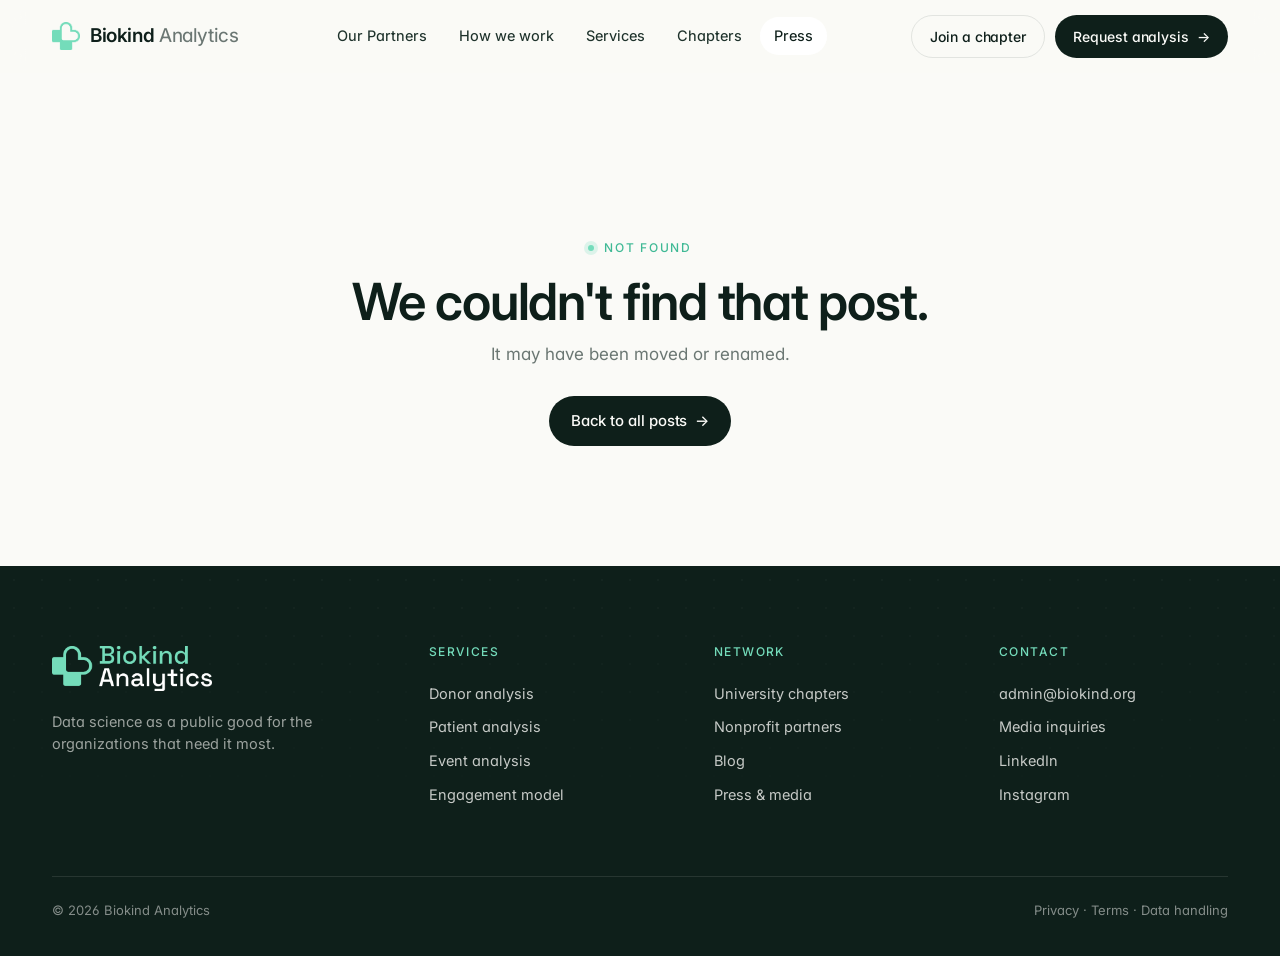
<file: post.html>
<!doctype html>
<html lang="en">
<head>
<meta charset="utf-8" />
<meta name="viewport" content="width=device-width, initial-scale=1" />
<title>Biokind Blog</title>
<meta name="description" content="Writing from the Biokind Analytics network." />
<link rel="preconnect" href="https://fonts.googleapis.com" />
<link rel="preconnect" href="https://fonts.gstatic.com" crossorigin />
<link href="https://fonts.googleapis.com/css2?family=Inter:wght@400;450;500;600;700&family=JetBrains+Mono:wght@400;500&display=swap" rel="stylesheet" />
<link rel="stylesheet" href="styles.css" />
<link rel="icon" type="image/png" href="assets/biokind-emblem.png" />
</head>
<body>

<!-- ============== NAV ============== -->
<header class="nav" id="nav" data-screen-label="Nav">
  <div class="container nav-inner">
    <a href="index.html#top" class="nav-logo">
      <img class="emblem" src="assets/biokind-emblem.png" alt="" />
      <span>Biokind <span style="color:var(--muted); font-weight:450;">Analytics</span></span>
    </a>
    <nav class="nav-links" aria-label="Primary">
      <a href="index.html#partners">Our Partners</a>
      <a href="index.html#how">How we work</a>
      <a href="index.html#services">Services</a>
      <a href="index.html#chapters">Chapters</a>
      <a href="Press.html" class="active" aria-current="page">Press</a>
    </nav>
    <div class="nav-cta">
      <a href="index.html#cta" class="btn btn-ghost">Join a chapter</a>
      <a href="index.html#cta" class="btn btn-primary">Request analysis<span class="arrow">→</span></a>
    </div>
    <button class="nav-toggle" aria-label="Open menu" aria-expanded="false">
      <span></span><span></span><span></span>
    </button>
  </div>
</header>

<!-- ============== ARTICLE ============== -->
<main id="postRoot" data-screen-label="Blog post">
  <!-- filled by JS from posts.js -->
</main>

<!-- ============== FOOTER ============== -->
<footer data-screen-label="Footer">
  <div class="dot-grid" aria-hidden="true"></div>
  <div class="container">
    <div class="foot-grid">
      <div class="foot-brand">
        <img src="assets/biokind-logo.png" alt="Biokind Analytics" />
        <p>Data science as a public good for the organizations that need it most.</p>
      </div>
      <div class="foot-col">
        <h4>Services</h4>
        <a href="index.html#services">Donor analysis</a>
        <a href="index.html#services">Patient analysis</a>
        <a href="index.html#services">Event analysis</a>
        <a href="index.html#how">Engagement model</a>
      </div>
      <div class="foot-col">
        <h4>Network</h4>
        <a href="index.html#chapters">University chapters</a>
        <a href="index.html#chapters">Nonprofit partners</a>
        <a href="Press.html#blog">Blog</a>
        <a href="Press.html">Press &amp; media</a>
      </div>
      <div class="foot-col">
        <h4>Contact</h4>
        <a href="mailto:admin@biokind.org">admin@biokind.org</a>
        <a href="mailto:admin@biokind.org?subject=Media%20inquiry">Media inquiries</a>
        <a href="#">LinkedIn</a>
        <a href="#">Instagram</a>
      </div>
    </div>
    <div class="foot-bottom">
      <span>© 2026 Biokind Analytics</span>
      <span>Privacy · Terms · Data handling</span>
    </div>
  </div>
</footer>

<script src="posts.js"></script>
<script>
(function () {
  var posts = window.BIOKIND_POSTS || [];
  function getSlug() {
    var hash = decodeURIComponent((location.hash || '').replace(/^#/, ''));
    if (hash) return hash;
    return new URLSearchParams(location.search).get('slug') || '';
  }
  var esc = function (s) {
    return String(s == null ? '' : s).replace(/[&<>"]/g, function (c) {
      return { '&': '&amp;', '<': '&lt;', '>': '&gt;', '"': '&quot;' }[c];
    });
  };

  function render() {
    var root = document.getElementById('postRoot');
    var slug = getSlug();
    var post = posts.find(function (p) { return p.slug === slug; });

    if (!post) {
      root.innerHTML =
        '<section class="post-missing"><div class="container">' +
        '<span class="eyebrow">Not found</span>' +
        '<h1 class="h2">We couldn\'t find that post.</h1>' +
        '<p class="lead">It may have been moved or renamed.</p>' +
        '<a class="btn btn-primary" href="Press.html#blog">Back to all posts<span class="arrow">→</span></a>' +
        '</div></section>';
      return;
    }

    document.title = post.title + ' — Biokind Analytics';

    var meta = [];
    if (post.author) meta.push(esc(post.author));
    if (post.date) meta.push(esc(post.date));

    root.innerHTML =
      '<article class="post">' +
        '<div class="post-head"><div class="container post-narrow">' +
          '<a class="post-back" href="Press.html#blog"><span class="arrow-back">←</span> All posts</a>' +
          '<span class="blog-cat post-cat">' + esc(post.category || 'From the blog') + '</span>' +
          '<h1 class="post-title">' + esc(post.title) + '</h1>' +
          (meta.length ? '<div class="post-meta">' + meta.join('<span class="news-dot" aria-hidden="true"></span>') + '</div>' : '') +
        '</div></div>' +
        '<div class="container post-narrow">' +
          '<div class="post-cover">' +
            (post.cover
              ? '<img class="post-cover-img" src="' + esc(post.cover) + '" alt="' + esc(post.title) + '" />'
              : '<div class="post-cover-img cover-fallback"><img class="cover-mark" src="assets/biokind-emblem.png" alt="" /></div>') +
            (post.chapter ? '<span class="blog-chapter">' + esc(post.chapter) + '</span>' : '') +
          '</div>' +
          '<div class="post-body">' + (post.body || '') + '</div>' +
          '<div class="post-foot"><a class="btn btn-ghost" href="Press.html#blog"><span class="arrow-back">←</span> Back to all posts</a></div>' +
        '</div>' +
      '</article>';
    window.scrollTo(0, 0);
  }

  render();
  window.addEventListener('hashchange', render);
})();
</script>
<script src="script.js"></script>

</body>
</html>
</file>
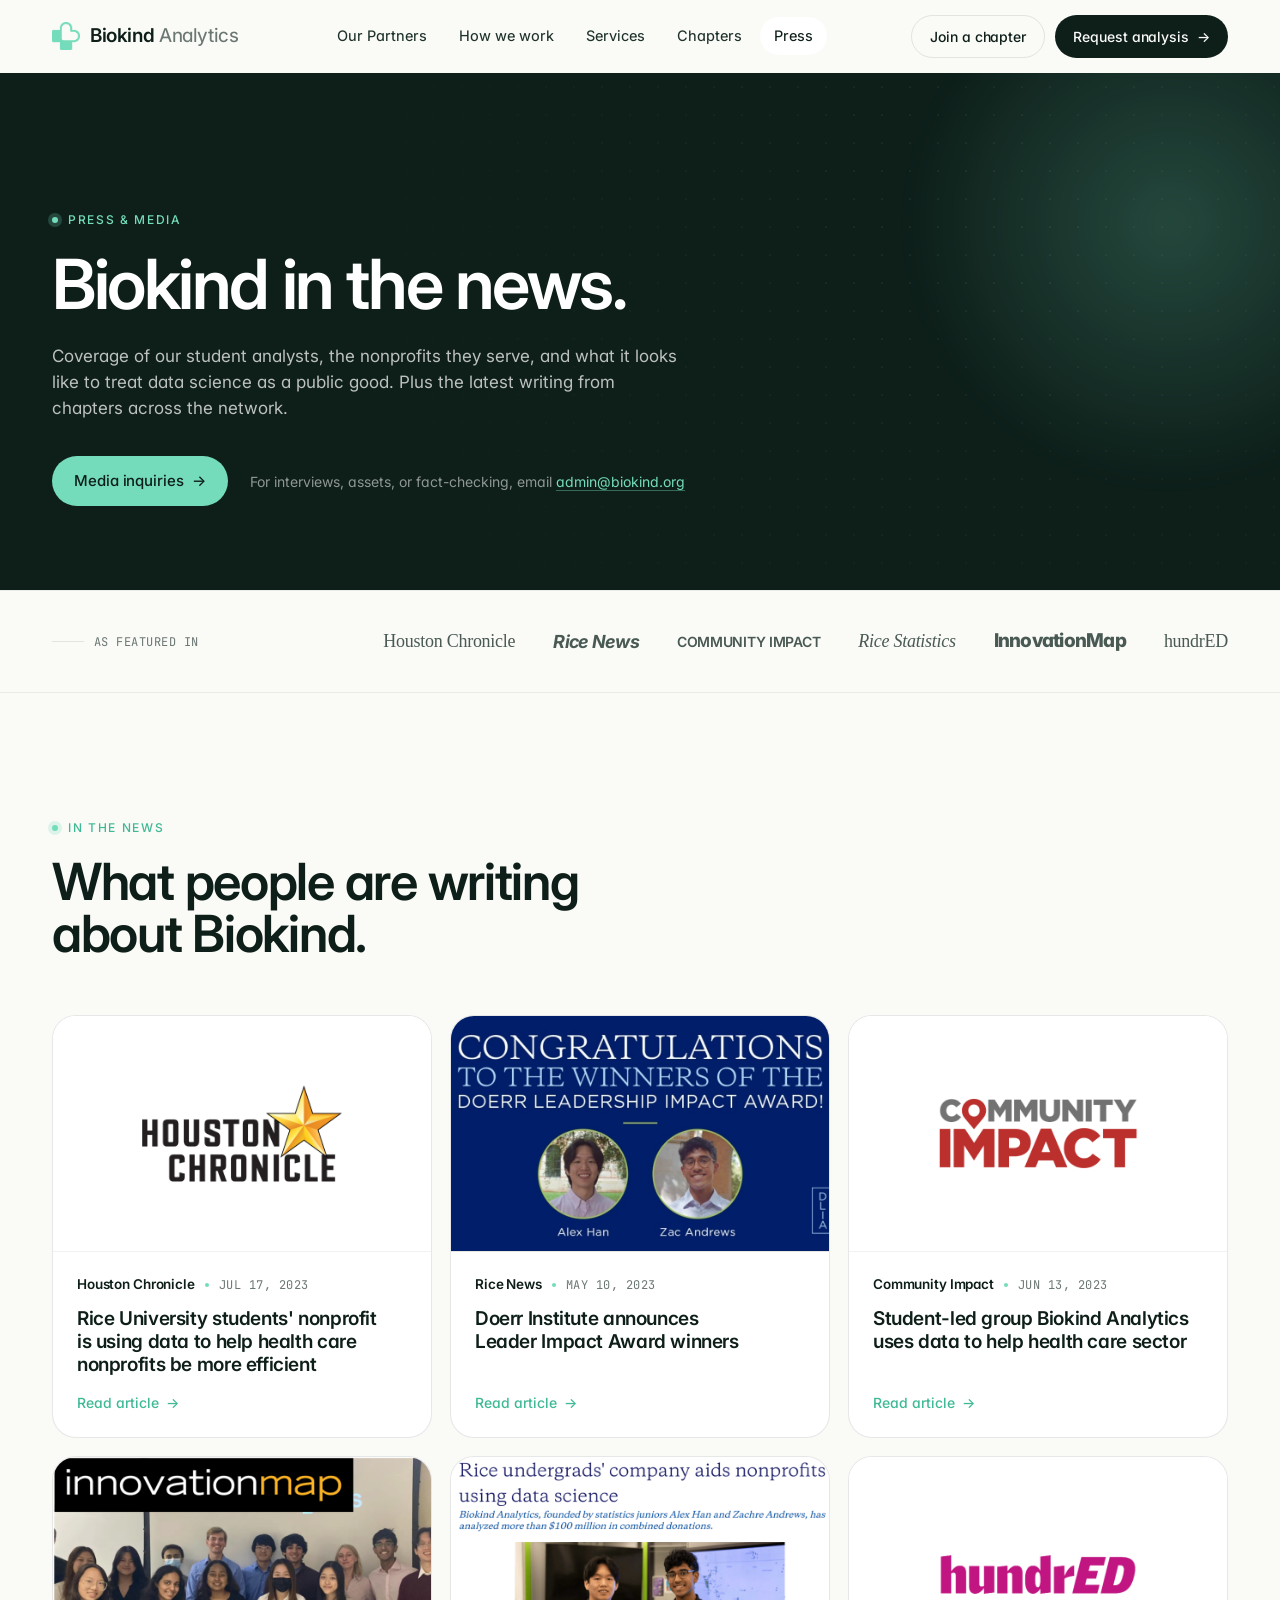
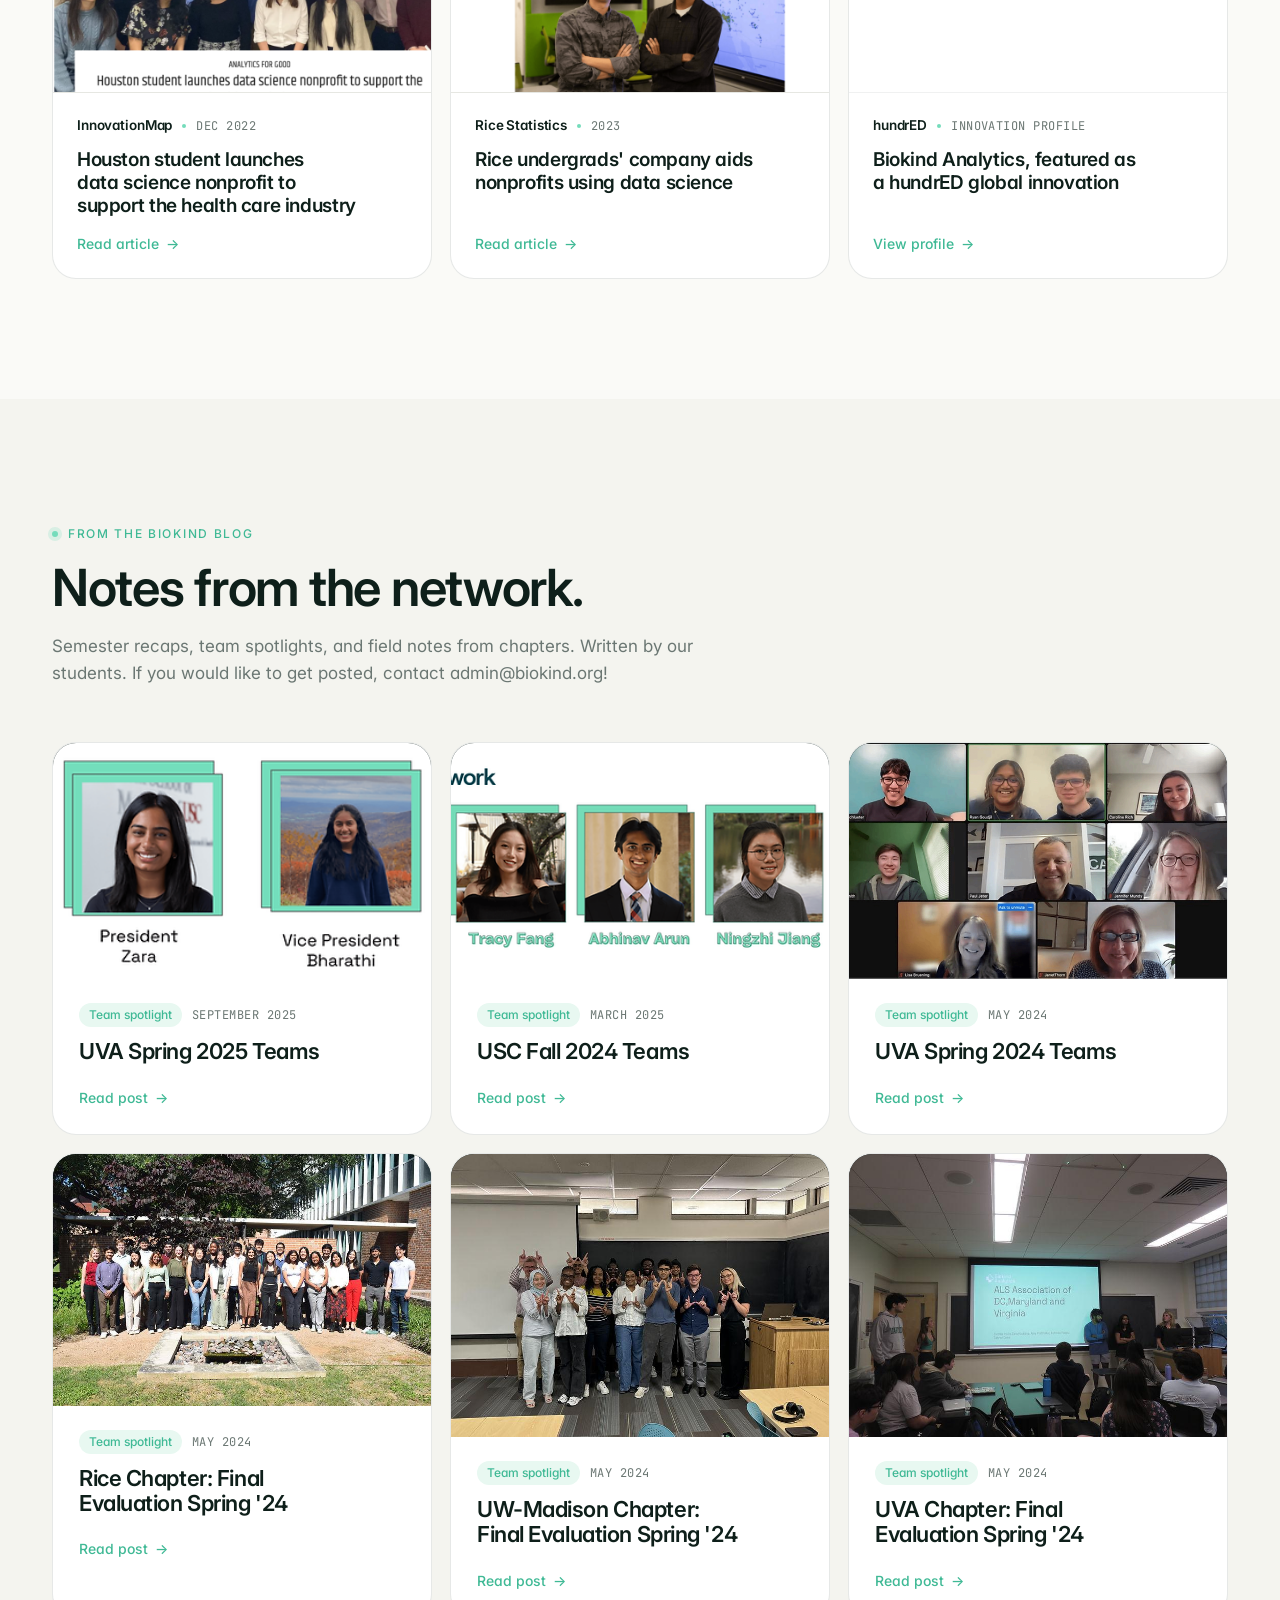
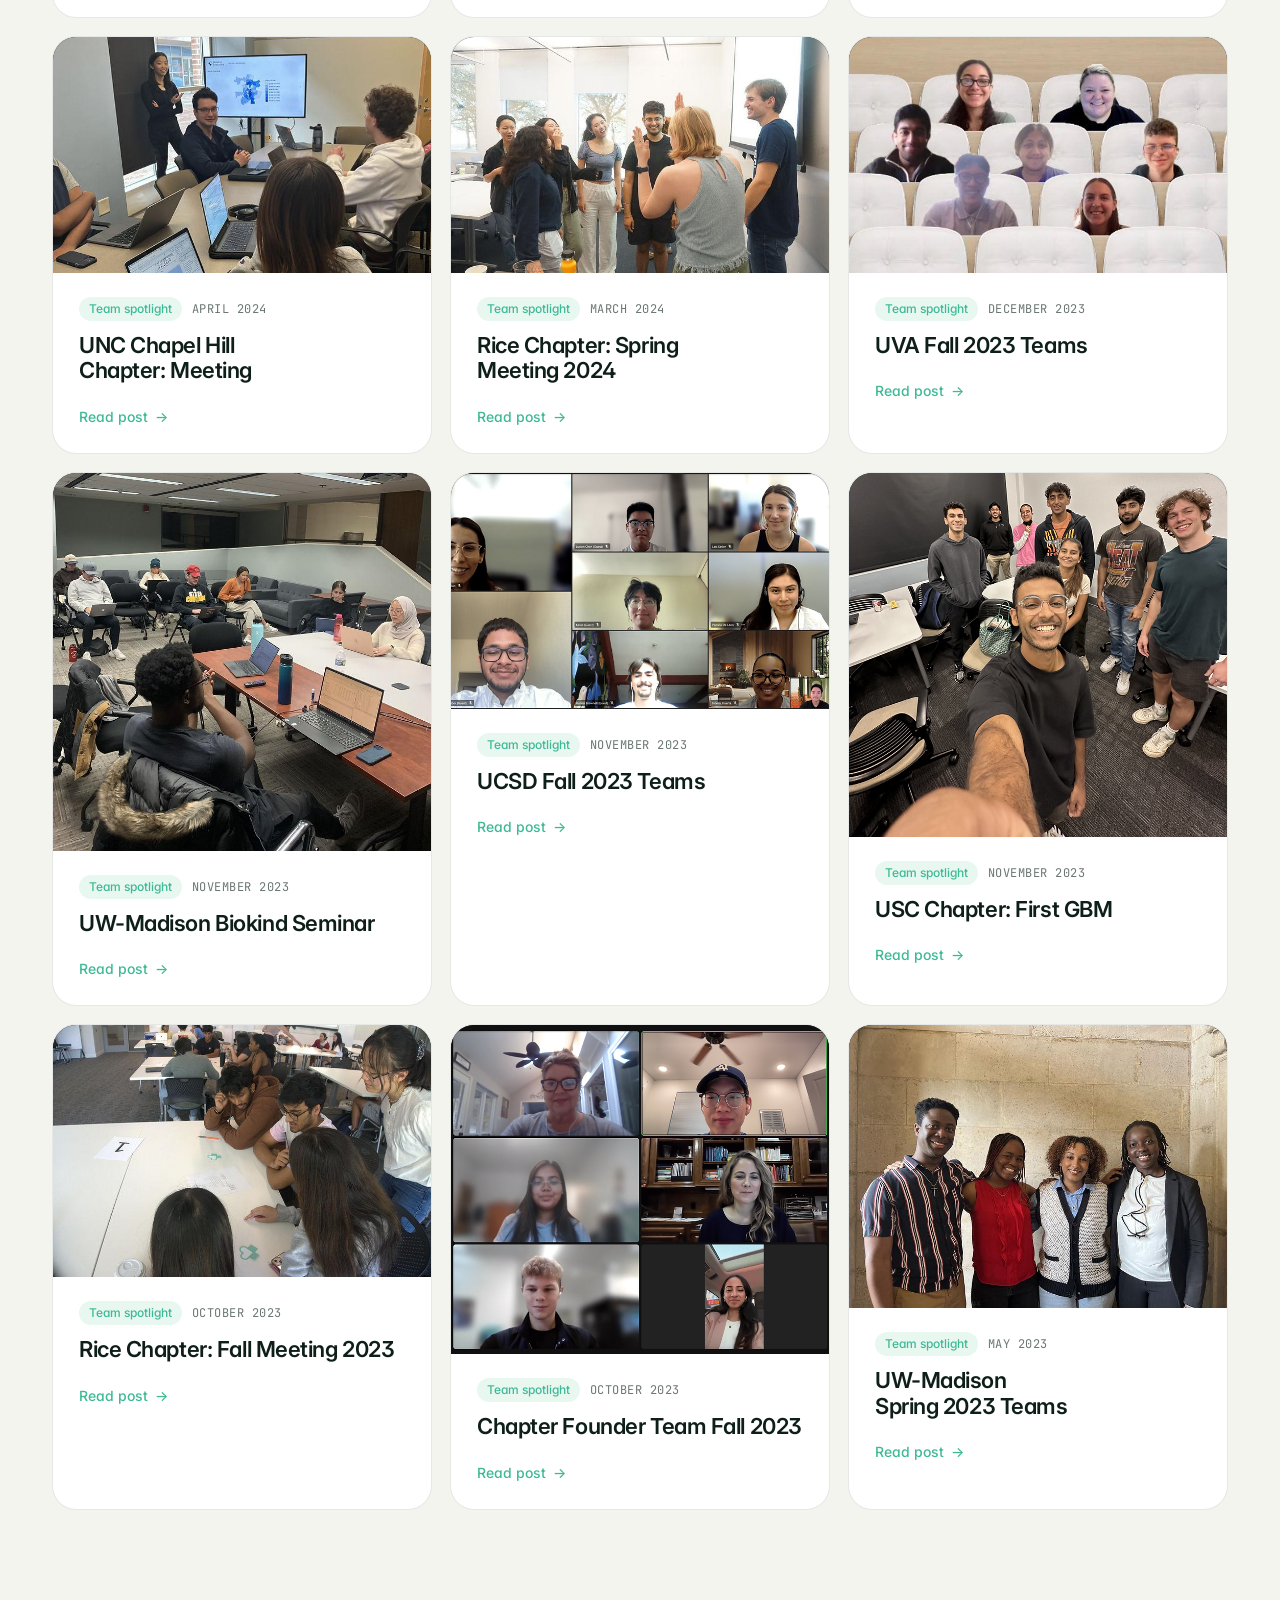
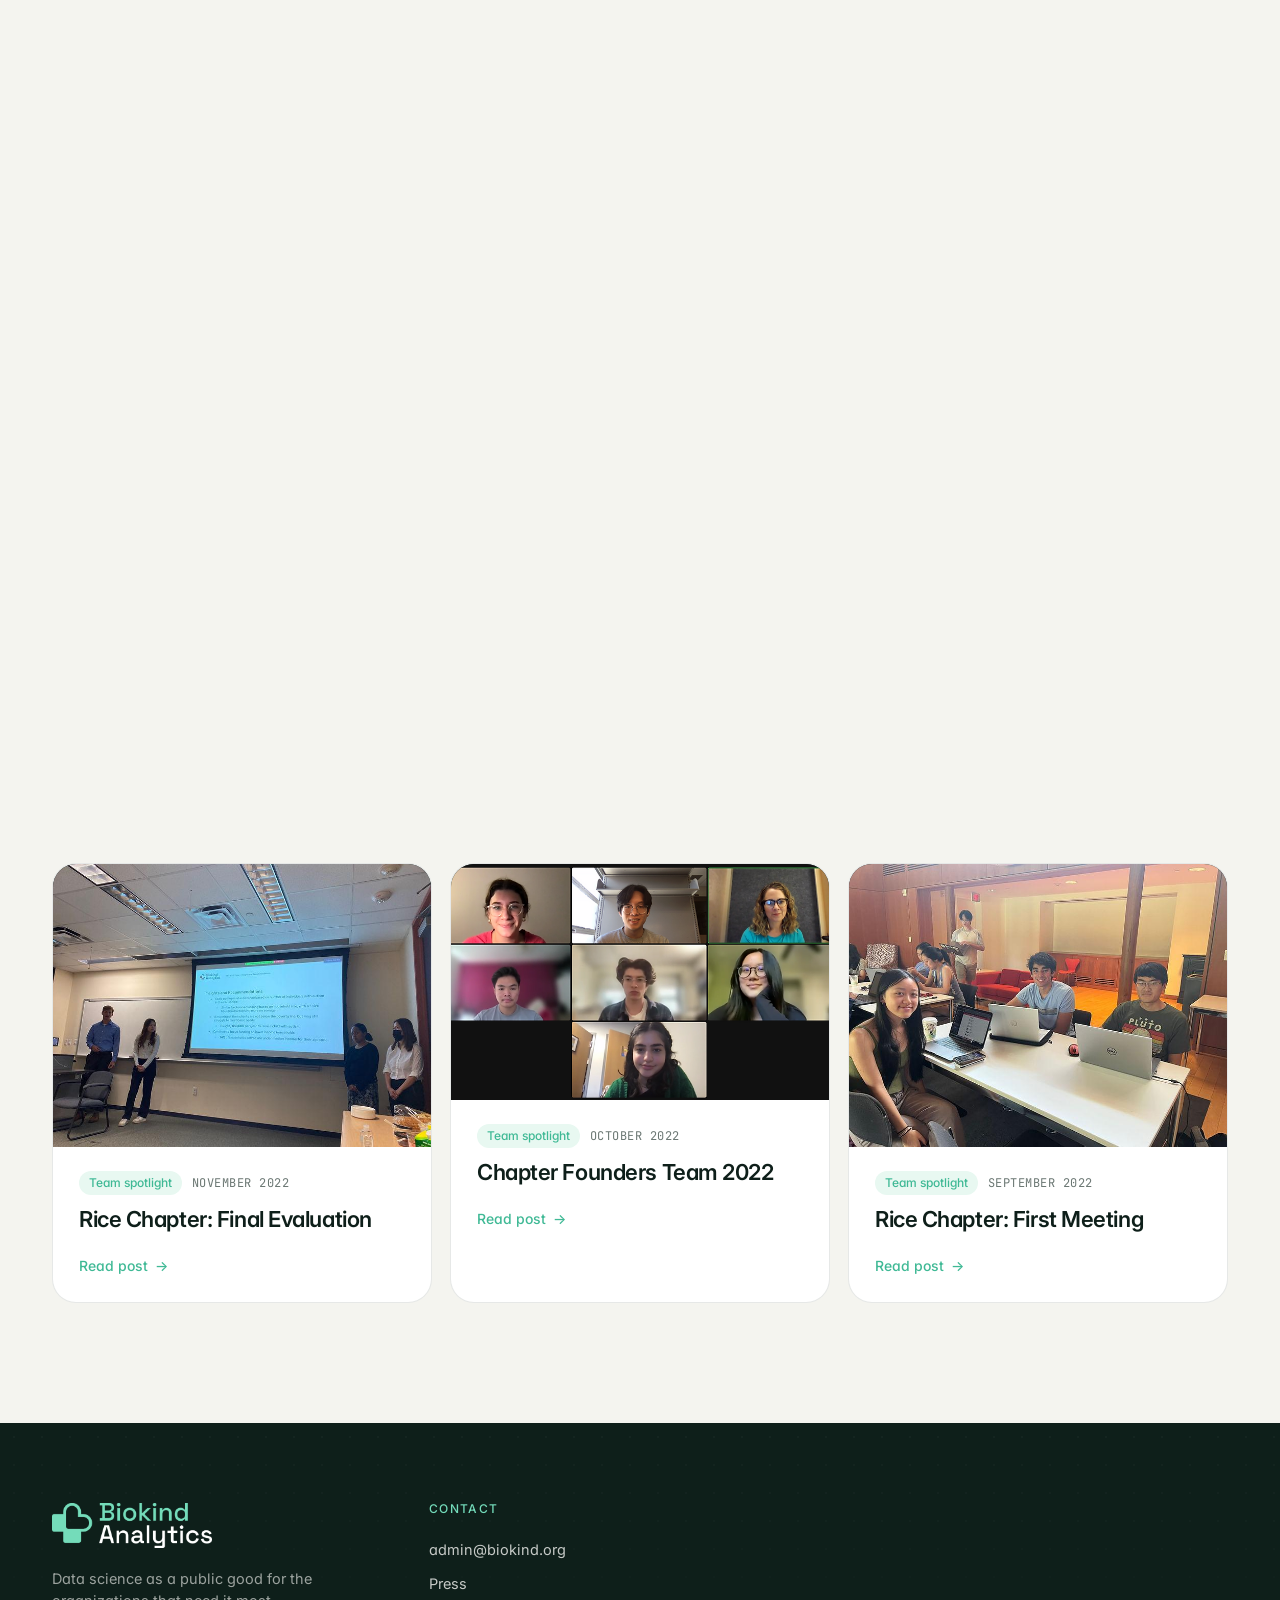
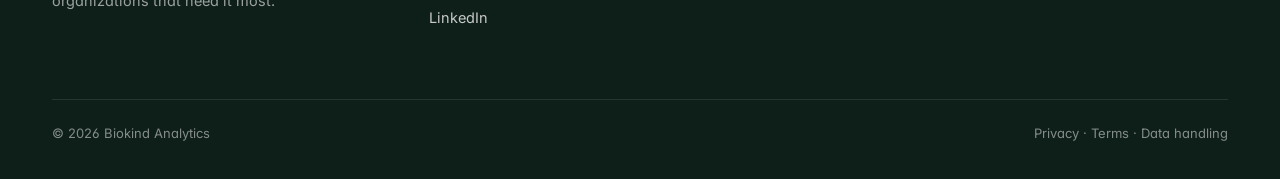
<file: Press.html>
<!doctype html>
<html lang="en">
<head>
<meta charset="utf-8" />
<meta name="viewport" content="width=device-width, initial-scale=1" />
<title>Press &amp; Media — Biokind Analytics</title>
<meta name="description" content="Biokind Analytics in the news, plus writing from our chapters. Press coverage, media inquiries, and the latest from the Biokind blog." />
<link rel="preconnect" href="https://fonts.googleapis.com" />
<link rel="preconnect" href="https://fonts.gstatic.com" crossorigin />
<link href="https://fonts.googleapis.com/css2?family=Inter:wght@400;450;500;600;700&family=JetBrains+Mono:wght@400;500&display=swap" rel="stylesheet" />
<link rel="stylesheet" href="styles.css" />
<link rel="icon" type="image/png" href="assets/biokind-emblem.png" />
</head>
<body>

<!-- ============== NAV ============== -->
<header class="nav" id="nav" data-screen-label="Nav">
  <div class="container nav-inner">
    <a href="index.html#top" class="nav-logo">
      <img class="emblem" src="assets/biokind-emblem.png" alt="" />
      <span>Biokind <span style="color:var(--muted); font-weight:450;">Analytics</span></span>
    </a>
    <nav class="nav-links" aria-label="Primary">
      <a href="index.html#partners">Our Partners</a>
      <a href="index.html#how">How we work</a>
      <a href="index.html#services">Services</a>
      <a href="index.html#chapters">Chapters</a>
      <a href="Press.html" class="active" aria-current="page">Press</a>
    </nav>
    <div class="nav-cta">
      <a href="index.html#cta" class="btn btn-ghost">Join a chapter</a>
      <a href="index.html#cta" class="btn btn-primary">Request analysis<span class="arrow">→</span></a>
    </div>
    <button class="nav-toggle" aria-label="Open menu" aria-expanded="false">
      <span></span><span></span><span></span>
    </button>
  </div>
</header>

<!-- ============== PAGE HEADER ============== -->
<section class="press-hero" id="top" data-screen-label="Press header">
  <div class="dot-grid" aria-hidden="true"></div>
  <div class="orb" aria-hidden="true"></div>
  <div class="container press-hero-inner">
    <div class="press-hero-copy reveal">
      <span class="eyebrow">Press &amp; Media</span>
      <h1 class="display">Biokind in the news.</h1>
      <p class="lead press-hero-lead">Coverage of our student analysts, the nonprofits they serve, and what it looks like to treat data science as a public good. Plus the latest writing from chapters across the network.</p>
      <div class="press-hero-meta">
        <a href="mailto:admin@biokind.org?subject=Media%20inquiry" class="btn btn-secondary">Media inquiries<span class="arrow">→</span></a>
        <span class="press-hero-note">For interviews, assets, or fact-checking, email <a href="mailto:admin@biokind.org">admin@biokind.org</a></span>
      </div>
    </div>
  </div>
</section>

<!-- ============== AS FEATURED IN (logo strip) ============== -->
<div class="press-strip" data-screen-label="Featured in">
  <div class="container press-inner">
    <div class="press-label">
      <span class="line"></span>
      <span class="mono">As featured in</span>
    </div>
    <div class="press-logos">
      <span class="press-name">Houston Chronicle</span>
      <span class="press-name">Rice News</span>
      <span class="press-name">Community Impact</span>
      <span class="press-name">Rice Statistics</span>
      <span class="press-name">InnovationMap</span>
      <span class="press-name">hundrED</span>
    </div>
  </div>
</div>

<!-- ============== IN THE NEWS ============== -->
<section class="section news-section" id="news" data-screen-label="In the news">
  <div class="container">
    <div class="section-head reveal">
      <span class="eyebrow">In the news</span>
      <h2 class="h2">What people are writing<br />about Biokind.</h2>
    </div>

    <!-- Article grid -->
    <div class="news-grid">

      <a class="news-card reveal" href="https://www.houstonchronicle.com/health/article/rice-university-nonprofit-health-care-data-18197766.php" target="_blank" rel="noopener">
        <div class="news-thumb news-thumb-logo"><img src="assets/press/chronicle-logo.png" alt="Houston Chronicle" loading="lazy" /></div>
        <div class="news-card-body">
          <div class="news-meta">
            <span class="news-outlet">Houston Chronicle</span>
            <span class="news-dot" aria-hidden="true"></span>
            <span class="mono news-date">Jul 17, 2023</span>
          </div>
          <h3>Rice University students' nonprofit is using data to help health care nonprofits be more efficient</h3>
          <span class="news-read">Read article<span class="arrow">→</span></span>
        </div>
      </a>

      <a class="news-card reveal" href="https://news.rice.edu/news/2023/doerr-institute-announces-leader-impact-award-winners" target="_blank" rel="noopener">
        <div class="news-thumb"><img src="assets/press/ricenews.png" alt="Rice News: Doerr Leader Impact Award winners Alex Han and Zac Andrews" loading="lazy" /></div>
        <div class="news-card-body">
          <div class="news-meta">
            <span class="news-outlet">Rice News</span>
            <span class="news-dot" aria-hidden="true"></span>
            <span class="mono news-date">May 10, 2023</span>
          </div>
          <h3>Doerr Institute announces Leader Impact Award winners</h3>
          <span class="news-read">Read article<span class="arrow">→</span></span>
        </div>
      </a>

      <a class="news-card reveal" href="https://communityimpact.com/houston/heights-river-oaks-montrose/nonprofit/2023/06/13/student-led-group-biokind-analytics-uses-data-to-help-health-care-sector/" target="_blank" rel="noopener">
        <div class="news-thumb news-thumb-logo"><img src="assets/press/communityimpact-logo.png" alt="Community Impact" loading="lazy" /></div>
        <div class="news-card-body">
          <div class="news-meta">
            <span class="news-outlet">Community Impact</span>
            <span class="news-dot" aria-hidden="true"></span>
            <span class="mono news-date">Jun 13, 2023</span>
          </div>
          <h3>Student-led group Biokind Analytics uses data to help health care sector</h3>
          <span class="news-read">Read article<span class="arrow">→</span></span>
        </div>
      </a>

      <a class="news-card reveal" href="https://houston.innovationmap.com/alex-han-biokind-analytics-healthcare-2659015532.html" target="_blank" rel="noopener">
        <div class="news-thumb"><img src="assets/press/innovationmap.png" alt="InnovationMap coverage of Biokind Analytics" loading="lazy" /></div>
        <div class="news-card-body">
          <div class="news-meta">
            <span class="news-outlet">InnovationMap</span>
            <span class="news-dot" aria-hidden="true"></span>
            <span class="mono news-date">Dec 2022</span>
          </div>
          <h3>Houston student launches data science nonprofit to support the health care industry</h3>
          <span class="news-read">Read article<span class="arrow">→</span></span>
        </div>
      </a>

      <a class="news-card reveal" href="https://statistics.rice.edu/news/rice-undergrads-company-aids-nonprofits-using-data-science" target="_blank" rel="noopener">
        <div class="news-thumb"><img src="assets/press/ricestats.png" alt="Rice Statistics feature on Biokind Analytics founders" loading="lazy" /></div>
        <div class="news-card-body">
          <div class="news-meta">
            <span class="news-outlet">Rice Statistics</span>
            <span class="news-dot" aria-hidden="true"></span>
            <span class="mono news-date">2023</span>
          </div>
          <h3>Rice undergrads' company aids nonprofits using data science</h3>
          <span class="news-read">Read article<span class="arrow">→</span></span>
        </div>
      </a>

      <a class="news-card reveal" href="https://hundred.org/en/innovations/biokind-analytics" target="_blank" rel="noopener">
        <div class="news-thumb news-thumb-logo"><img src="assets/press/hundred.png" alt="hundrED innovation profile: Biokind Analytics" loading="lazy" /></div>
        <div class="news-card-body">
          <div class="news-meta">
            <span class="news-outlet">hundrED</span>
            <span class="news-dot" aria-hidden="true"></span>
            <span class="mono news-date">Innovation profile</span>
          </div>
          <h3>Biokind Analytics, featured as a hundrED global innovation</h3>
          <span class="news-read">View profile<span class="arrow">→</span></span>
        </div>
      </a>

    </div>
  </div>
</section>

<!-- ============== FROM THE BLOG ============== -->
<section class="section blog-section" id="blog" data-screen-label="Blog">
  <div class="container">
    <div class="section-head reveal">
      <span class="eyebrow">From the Biokind blog</span>
      <h2 class="h2">Notes from the network.</h2>
      <p class="lead">Semester recaps, team spotlights, and field notes from chapters. Written by our students. If you would like to get posted, contact <a href="mailto:admin@biokind.org">admin@biokind.org</a>!</p>
    </div>

    <!-- Cards are generated from posts.js — edit that file to add posts. -->
    <div class="blog-grid" id="blogGrid"></div>
  </div>
</section>

<!-- ============== FOOTER ============== -->
<footer id="about" data-screen-label="Footer">
  <div class="dot-grid" aria-hidden="true"></div>
  <div class="container">
    <div class="foot-grid">
      <div class="foot-brand">
        <img src="assets/biokind-logo.png" alt="Biokind Analytics" />
        <p>Data science as a public good for the organizations that need it most.</p>
      </div>
      <div class="foot-col">
        <h4>Contact</h4>
        <a href="mailto:admin@biokind.org">admin@biokind.org</a>
        <a href="Press.html">Press</a>
        <a href="https://www.linkedin.com/company/biokindanalytics" target="_blank" rel="noopener">LinkedIn</a>
      </div>
    </div>
    <div class="foot-bottom">
      <span>© 2026 Biokind Analytics</span>
      <span>Privacy · Terms · Data handling</span>
    </div>
  </div>
</footer>

<script src="posts.js"></script>
<script>
(function () {
  var grid = document.getElementById('blogGrid');
  var posts = window.BIOKIND_POSTS || [];
  var esc = function (s) {
    return String(s == null ? '' : s).replace(/[&<>"]/g, function (c) {
      return { '&': '&amp;', '<': '&lt;', '>': '&gt;', '"': '&quot;' }[c];
    });
  };
  if (!grid) return;
  if (!posts.length) {
    grid.innerHTML = '<p class="lead">No posts yet. Add one in posts.js.</p>';
    return;
  }
  posts.forEach(function (p) {
    var url = 'post.html#' + encodeURIComponent(p.slug);
    var card = document.createElement('article');
    card.className = 'blog-card reveal';
      var cover = p.cover
        ? '<img class="blog-img" src="' + esc(p.cover) + '" alt="' + esc(p.title) + '" loading="lazy" />'
        : '<div class="blog-img cover-fallback"><img class="cover-mark" src="assets/biokind-emblem.png" alt="" /></div>';
    card.innerHTML =
      '<a class="blog-cover" href="' + url + '">' +
        cover +
        (p.chapter ? '<span class="blog-chapter">' + esc(p.chapter) + '</span>' : '') +
      '</a>' +
      '<div class="blog-body">' +
        '<div class="blog-meta">' +
          '<span class="blog-cat">' + esc(p.category || 'From the blog') + '</span>' +
          (p.date ? '<span class="mono blog-date">' + esc(p.date) + '</span>' : '') +
        '</div>' +
        '<h3><a href="' + url + '">' + esc(p.title) + '</a></h3>' +
        (p.excerpt ? '<p>' + esc(p.excerpt) + '</p>' : '') +
        '<a class="blog-read" href="' + url + '">Read post<span class="arrow">→</span></a>' +
      '</div>';
    grid.appendChild(card);
  });
})();
</script>
<script src="script.js"></script>

</body>
</html>
</file>
<file: styles.css>
/* ============== Biokind Analytics — styles ============== */

:root {
  --teal: #74dcbb;
  --teal-deep: #3FB995;
  --teal-soft: #E8F8F1;
  --teal-glow: rgba(116, 220, 187, 0.45);

  --ink: #0E1F1A;
  --ink-2: #1E322B;
  --muted: #6B7773;
  --line: rgba(14, 31, 26, 0.10);
  --line-soft: rgba(14, 31, 26, 0.06);
  --paper: #FAFAF7;
  --paper-2: #F4F4EF;
  --white: #ffffff;

  --radius-sm: 8px;
  --radius: 14px;
  --radius-lg: 24px;
  --radius-xl: 32px;

  --shadow-sm: 0 1px 2px rgba(14,31,26,0.04), 0 1px 1px rgba(14,31,26,0.03);
  --shadow: 0 1px 2px rgba(14,31,26,0.04), 0 8px 24px rgba(14,31,26,0.06);
  --shadow-lg: 0 24px 60px -20px rgba(14,31,26,0.18), 0 8px 24px rgba(14,31,26,0.06);

  --container: 1240px;

  --font: "Inter", -apple-system, BlinkMacSystemFont, "Segoe UI", sans-serif;
  --mono: "JetBrains Mono", ui-monospace, SFMono-Regular, Menlo, monospace;
}

* { box-sizing: border-box; }

html, body {
  margin: 0;
  padding: 0;
  font-family: var(--font);
  color: var(--ink);
  background: var(--paper);
  font-feature-settings: "ss01", "cv11";
  -webkit-font-smoothing: antialiased;
  -moz-osx-font-smoothing: grayscale;
  line-height: 1.5;
  scroll-behavior: smooth;
}

img { max-width: 100%; display: block; }
a { color: inherit; text-decoration: none; }
button { font-family: inherit; cursor: pointer; border: none; background: none; }

.container {
  max-width: var(--container);
  margin: 0 auto;
  padding: 0 32px;
}

/* ============== Typography ============== */
h1, h2, h3, h4 {
  font-family: var(--font);
  font-weight: 600;
  letter-spacing: -0.02em;
  line-height: 1.05;
  margin: 0;
  color: var(--ink);
  text-wrap: balance;
}

.display {
  font-size: clamp(44px, 6.2vw, 84px);
  font-weight: 600;
  letter-spacing: -0.035em;
  line-height: 0.98;
}

.h2 {
  font-size: clamp(34px, 4vw, 54px);
  letter-spacing: -0.025em;
  line-height: 1.02;
}

.h3 {
  font-size: clamp(22px, 2vw, 28px);
  letter-spacing: -0.015em;
  line-height: 1.15;
}

.eyebrow {
  font-size: 12px;
  font-weight: 500;
  letter-spacing: 0.14em;
  text-transform: uppercase;
  color: var(--teal-deep);
  display: inline-flex;
  align-items: center;
  gap: 10px;
}
.eyebrow::before {
  content: "";
  width: 6px;
  height: 6px;
  border-radius: 50%;
  background: var(--teal);
  box-shadow: 0 0 0 4px rgba(116,220,187,0.22);
}

.lead {
  font-size: clamp(17px, 1.3vw, 20px);
  color: var(--muted);
  line-height: 1.55;
  max-width: 62ch;
  text-wrap: pretty;
}

.mono {
  font-family: var(--mono);
  font-size: 12px;
  letter-spacing: 0.04em;
  text-transform: uppercase;
  color: var(--muted);
}

/* ============== Buttons ============== */
.btn {
  display: inline-flex;
  align-items: center;
  gap: 8px;
  padding: 14px 22px;
  border-radius: 999px;
  font-size: 15px;
  font-weight: 500;
  letter-spacing: -0.005em;
  transition: transform .15s ease, background .2s ease, color .2s ease, box-shadow .2s ease;
  white-space: nowrap;
}
.btn-primary {
  background: var(--ink);
  color: var(--paper);
}
.btn-primary:hover {
  background: var(--ink-2);
  transform: translateY(-1px);
  box-shadow: 0 8px 20px rgba(14,31,26,0.18);
}
.btn-secondary {
  background: var(--teal);
  color: var(--ink);
}
.btn-secondary:hover {
  background: var(--teal-deep);
  color: var(--white);
  transform: translateY(-1px);
}
.btn-ghost {
  background: transparent;
  color: var(--ink);
  border: 1px solid var(--line);
}
.btn-ghost:hover {
  background: var(--white);
  border-color: var(--ink);
}
.btn .arrow {
  transition: transform .2s ease;
}
.btn:hover .arrow { transform: translateX(3px); }

/* ============== Nav ============== */
.nav {
  position: sticky;
  top: 0;
  z-index: 100;
  background: rgba(250,250,247,0.78);
  backdrop-filter: saturate(140%) blur(12px);
  -webkit-backdrop-filter: saturate(140%) blur(12px);
  border-bottom: 1px solid transparent;
  transition: border-color .2s ease, background .2s ease;
}
.nav.scrolled {
  border-bottom-color: var(--line-soft);
}
.nav-inner {
  display: flex;
  align-items: center;
  justify-content: space-between;
  height: 72px;
}
.nav-logo {
  display: flex;
  align-items: center;
  gap: 10px;
  font-weight: 600;
  letter-spacing: -0.02em;
  font-size: 19px;
  color: var(--ink);
}
.nav-logo .emblem {
  width: 28px;
  height: 28px;
}
.nav-links {
  display: flex;
  gap: 4px;
}
.nav-links a {
  padding: 8px 14px;
  border-radius: 999px;
  font-size: 14.5px;
  color: var(--ink-2);
  font-weight: 450;
  transition: background .2s ease, color .2s ease;
}
.nav-links a:hover {
  background: var(--white);
  color: var(--ink);
}
.nav-cta {
  display: flex;
  gap: 10px;
}
.nav-cta .btn {
  padding: 10px 18px;
  font-size: 14px;
}

/* ---- Hamburger button ---- */
.nav-toggle {
  display: none;
  flex-direction: column;
  justify-content: center;
  gap: 5px;
  width: 36px;
  height: 36px;
  padding: 6px;
  border-radius: var(--radius-sm);
  flex-shrink: 0;
}
.nav-toggle span {
  display: block;
  height: 2px;
  background: var(--ink);
  border-radius: 2px;
  transition: transform .25s ease, opacity .2s ease;
  transform-origin: center;
}
.nav-open .nav-toggle span:nth-child(1) { transform: translateY(7px) rotate(45deg); }
.nav-open .nav-toggle span:nth-child(2) { opacity: 0; }
.nav-open .nav-toggle span:nth-child(3) { transform: translateY(-7px) rotate(-45deg); }

@media (max-width: 880px) {
  .nav-toggle { display: flex; }
  .nav-cta { display: none; }
  .nav-links {
    display: none;
    position: absolute;
    top: 100%;
    left: 0;
    right: 0;
    flex-direction: column;
    background: var(--white);
    border-bottom: 1px solid var(--line);
    padding: 12px 16px 20px;
    gap: 2px;
    box-shadow: var(--shadow);
  }
  .nav-open .nav-links { display: flex; }
  .nav-links a {
    border-radius: var(--radius-sm);
    padding: 12px 14px;
    font-size: 15px;
  }
}

/* ============== Hero (full-bleed) ============== */
.hero-full {
  position: relative;
  min-height: 92vh;
  display: flex;
  flex-direction: column;
  justify-content: center;
  overflow: hidden;
  padding: 0;
}

/* Background photo */
.hero-bg-photo {
  position: absolute;
  inset: 0;
  z-index: 0;
}
.hero-bg-photo img {
  width: 100%;
  height: 100%;
  object-fit: cover;
  object-position: 48.25% 29.09%;
  transform: scale(1.030);
  transform-origin: 48.25% 29.09%;
  display: block;
  pointer-events: none;
  -webkit-user-drag: none;
}.hero-photo-overlay {
  position: absolute;
  inset: 0;
  background:
    linear-gradient(105deg, rgba(14,31,26,0.88) 0%, rgba(14,31,26,0.70) 38%, rgba(14,31,26,0.35) 65%, rgba(14,31,26,0.18) 100%),
    linear-gradient(180deg, rgba(14,31,26,0.10) 0%, rgba(14,31,26,0.55) 100%);
}

/* Dot grid motif — lighter version on dark bg */
.hero-bg {
  position: absolute;
  inset: 0;
  z-index: 1;
  pointer-events: none;
}
.dot-grid {
  position: absolute;
  inset: 0;
  background-image: radial-gradient(rgba(255,255,255,0.10) 1px, transparent 1px);
  background-size: 28px 28px;
  mask-image: radial-gradient(circle at 20% 50%, black 0%, transparent 55%);
  -webkit-mask-image: radial-gradient(circle at 20% 50%, black 0%, transparent 55%);
  opacity: 0.5;
}
body[data-motif="grid"] .dot-grid {
  background-image:
    linear-gradient(to right, rgba(255,255,255,0.07) 1px, transparent 1px),
    linear-gradient(to bottom, rgba(255,255,255,0.07) 1px, transparent 1px);
  background-size: 56px 56px;
}
body[data-motif="waves"] .dot-grid {
  background-image: repeating-linear-gradient(
    -45deg,
    rgba(255,255,255,0.05) 0,
    rgba(255,255,255,0.05) 1px,
    transparent 1px,
    transparent 14px
  );
  opacity: 0.8;
}

/* Orbs */
.orb {
  position: absolute;
  width: 720px;
  height: 720px;
  border-radius: 50%;
  background: radial-gradient(circle, var(--teal-glow) 0%, rgba(116,220,187,0.0) 60%);
  filter: blur(12px);
  top: -240px;
  left: -260px;
  animation: pulse 9s ease-in-out infinite;
}
.orb.orb-2 {
  width: 500px;
  height: 500px;
  top: 180px;
  right: -180px;
  left: auto;
  opacity: 0.45;
  animation-delay: -3s;
}
@keyframes pulse {
  0%, 100% { transform: scale(1); opacity: 0.9; }
  50% { transform: scale(1.06); opacity: 1; }
}
body[data-show-orbs="0"] .orb { display: none; }

/* Animated canvas */
.hero-canvas {
  position: absolute;
  inset: 0;
  width: 100%;
  height: 100%;
  z-index: 2;
  pointer-events: none;
  opacity: 0.65;
}

/* Content */
.hero-content {
  position: relative;
  z-index: 3;
  padding-top: 120px;
  padding-bottom: 160px;
}
.hero-copy {
  max-width: 680px;
}
.hero-copy .eyebrow {
  color: var(--teal);
}
.hero-copy .eyebrow::before {
  background: var(--teal);
}
.hero h1 { margin-top: 22px; color: #fff; }
.hero h1 .ink-em {
  position: relative;
  display: inline-block;
  white-space: nowrap;
  color: var(--teal);
}
.hero h1 .ink-em::after { display: none; }
.hero-lead {
  margin-top: 26px;
  color: rgba(250,250,247,0.78);
}
.hero-cta {
  margin-top: 36px;
  display: flex;
  gap: 12px;
  flex-wrap: wrap;
}
.btn-ghost-light {
  display: inline-flex;
  align-items: center;
  gap: 8px;
  padding: 14px 22px;
  border-radius: 999px;
  font-size: 15px;
  font-weight: 500;
  letter-spacing: -0.005em;
  background: rgba(255,255,255,0.10);
  color: rgba(250,250,247,0.92);
  border: 1px solid rgba(255,255,255,0.22);
  transition: background .2s ease, border-color .2s ease, transform .15s ease;
  white-space: nowrap;
  font-family: var(--font);
  cursor: pointer;
  text-decoration: none;
}
.btn-ghost-light:hover {
  background: rgba(255,255,255,0.18);
  border-color: rgba(255,255,255,0.40);
  transform: translateY(-1px);
}

/* Stats bar */
.hero-stats-bar {
  position: absolute;
  bottom: 0;
  left: 0;
  right: 0;
  z-index: 3;
  background: rgba(14,31,26,0.60);
  backdrop-filter: blur(10px);
  -webkit-backdrop-filter: blur(10px);
  border-top: 1px solid rgba(255,255,255,0.10);
}
.hero-stats {
  position: relative;
  z-index: 2;
  display: grid;
  grid-template-columns: repeat(3, 1fr);
  gap: 0;
}
.hero-stats .stat {
  padding: 24px 28px 26px;
  border-right: 1px solid rgba(255,255,255,0.10);
}
.hero-stats .stat:last-child { border-right: none; }
.stat-value {
  font-size: clamp(30px, 3.5vw, 48px);
  letter-spacing: -0.035em;
  font-weight: 600;
  line-height: 1;
  display: flex;
  align-items: baseline;
  gap: 4px;
  color: #fff;
}
.stat-value .suffix {
  color: var(--teal);
  font-weight: 500;
}
.hero-stats .stat-label {
  margin-top: 6px;
  color: rgba(250,250,247,0.60);
  font-size: 13px;
}

/* Photo caption tag */
.photo-tag {
  position: absolute;
  right: 20px;
  bottom: 90px;
  z-index: 4;
  display: flex;
  align-items: center;
  gap: 8px;
  background: rgba(14,31,26,0.55);
  -webkit-backdrop-filter: blur(8px);
  backdrop-filter: blur(8px);
  color: var(--paper);
  border-radius: 999px;
  padding: 8px 14px;
  font-size: 12.5px;
  letter-spacing: -0.005em;
  border: 1px solid rgba(255,255,255,0.12);
}
.photo-tag .dot {
  width: 7px; height: 7px; border-radius: 50%;
  background: var(--teal);
  box-shadow: 0 0 0 4px rgba(116,220,187,0.25);
}

/* wave divider */
.wave {
  display: block;
  width: 100%;
  height: 90px;
  color: var(--teal-soft);
}

/* ============== Partners (static grid) ============== */
.partners-section {
  background: var(--paper);
  padding: 100px 0;
}
.partners-head {
  margin-bottom: 56px;
}

.featured-partners {
  display: grid;
  grid-template-columns: repeat(5, 1fr);
  gap: 16px;
}
.featured-partners .partner-cell {
  height: 150px;
  background: #ffffff;
  border: 1px solid var(--line);
  border-radius: 16px;
  display: grid;
  place-items: center;
  padding: 28px 26px;
  position: relative;
  overflow: hidden;
  transition: transform .22s ease, box-shadow .22s ease, border-color .22s ease;
}
.featured-partners .partner-cell::before {
  content: "";
  position: absolute;
  inset: 0;
  background: radial-gradient(circle at 0% 100%, rgba(116,220,187,0.10), transparent 65%);
  pointer-events: none;
}
.featured-partners .partner-cell:hover {
  transform: translateY(-3px);
  border-color: rgba(116,220,187,0.55);
  box-shadow: var(--shadow);
}
.featured-tag {
  position: absolute;
  top: 12px;
  right: 12px;
  font-family: var(--mono);
  font-size: 9.5px;
  letter-spacing: 0.08em;
  text-transform: uppercase;
  color: var(--teal-deep);
  background: var(--teal-soft);
  padding: 3px 8px;
  border-radius: 999px;
  z-index: 1;
}

.partners-divider {
  display: flex;
  align-items: center;
  gap: 18px;
  margin: 56px 0 32px;
}
.partners-divider .line {
  flex: 1;
  height: 1px;
  background: var(--line);
}
.partners-divider .mono {
  color: var(--muted);
}

.partner-grid {
  display: grid;
  grid-template-columns: repeat(6, 1fr);
  gap: 12px;
}
.partner-grid .partner-cell { height: 104px; }

/* Paginated partner grid (24 at a time, slides) */
.partners-paginated {
  position: relative;
  overflow: hidden;
}
.paginated-track {
  display: flex;
  width: 100%;
  transform: translate3d(calc(var(--page, 0) * -100%), 0, 0);
  transition: transform .8s cubic-bezier(.2, .7, .2, 1);
}
.paginated-page {
  flex: 0 0 100%;
  min-width: 0;
}
.paginated-controls {
  display: flex;
  align-items: center;
  justify-content: center;
  gap: 16px;
  margin-top: 36px;
  position: relative;
}
.page-btn {
  width: 40px;
  height: 40px;
  border-radius: 50%;
  border: 1px solid var(--line);
  background: var(--white);
  display: grid;
  place-items: center;
  cursor: pointer;
  color: var(--ink);
  transition: background .2s ease, border-color .2s ease, transform .15s ease;
}
.page-btn:hover {
  background: var(--teal-soft);
  border-color: var(--teal);
}
.page-btn:active { transform: scale(0.95); }
.page-dots {
  display: flex;
  align-items: center;
  gap: 8px;
}
.page-dot {
  width: 8px;
  height: 8px;
  border-radius: 50%;
  border: none;
  background: var(--line);
  cursor: pointer;
  transition: background .2s ease, transform .2s ease, width .25s ease;
  padding: 0;
}
.page-dot.active {
  background: var(--teal-deep);
  width: 24px;
  border-radius: 4px;
}
.page-indicator {
  font-family: var(--mono);
  font-size: 11px;
  letter-spacing: 0.1em;
  text-transform: uppercase;
  color: var(--muted);
  position: absolute;
  right: 0;
  top: 50%;
  transform: translateY(-50%);
}
@media (max-width: 880px) {
  .page-indicator { position: static; transform: none; margin-left: 8px; }
}

.partners-note {
  text-align: center;
  margin-top: 22px;
  font-size: 13.5px;
  color: var(--muted);
  font-style: italic;
  letter-spacing: -0.005em;
}
.partner-grid .partner-cell {
  height: 104px;
  background: #ffffff;
  border: 1px solid var(--line);
  border-radius: 12px;
  display: grid;
  place-items: center;
  padding: 14px 18px;
  position: relative;
  overflow: hidden;
  transition: transform .2s ease, border-color .2s ease, box-shadow .2s ease;
}
.partner-grid .partner-cell:hover {
  transform: translateY(-2px);
  border-color: rgba(116,220,187,0.45);
  box-shadow: var(--shadow);
  z-index: 2;
}

.partner-cell img {
  max-width: 100%;
  max-height: 100%;
  width: auto;
  height: auto;
  object-fit: contain;
  -webkit-user-drag: none;
  user-select: none;
  transform: translate3d(var(--tx, 0px), var(--ty, 0px), 0) scale(var(--scale, 1));
  transform-origin: center;
}
.featured-tag { pointer-events: none; }

@media (max-width: 1100px) {
  .partner-grid { grid-template-columns: repeat(5, 1fr); }
}
@media (max-width: 880px) {
  .featured-partners { grid-template-columns: repeat(3, 1fr); }
  .featured-partners .partner-cell { height: 130px; padding: 22px 20px; }
  .partner-grid { grid-template-columns: repeat(4, 1fr); }
  .partner-grid .partner-cell { height: 88px; }
}
@media (max-width: 560px) {
  .featured-partners { grid-template-columns: repeat(2, 1fr); }
  .partner-grid { grid-template-columns: repeat(3, 1fr); }
}

/* ============== Generic sections ============== */
section { position: relative; }
.section {
  padding: 120px 0;
}
.section-head {
  max-width: 720px;
  margin-bottom: 56px;
}
.section-head h2 { margin-top: 18px; }
.section-head p.lead { margin-top: 20px; }

.tinted { background: var(--teal-soft); }
.tinted .stat-value { color: var(--ink); }

/* ============== Press strip ============== */
.press-strip {
  padding: 36px 0;
  background: var(--paper);
  border-top: 1px solid var(--line-soft);
  border-bottom: 1px solid var(--line-soft);
}
.press-inner {
  display: flex;
  align-items: center;
  justify-content: space-between;
  gap: 32px;
  flex-wrap: wrap;
}
.press-label {
  display: flex;
  align-items: center;
  gap: 10px;
}
.press-label .line {
  display: inline-block;
  width: 32px; height: 1px;
  background: var(--line);
}
.press-logos {
  display: flex;
  gap: 38px;
  align-items: center;
  flex-wrap: wrap;
}
.press-logos .press-name {
  font-size: 18px;
  letter-spacing: -0.015em;
  color: var(--ink-2);
  font-weight: 500;
  opacity: 0.8;
  font-family: "Georgia", "Times New Roman", serif;
}
.press-logos .press-name:nth-child(2) { font-family: var(--font); font-weight: 700; font-style: italic; letter-spacing: -0.04em; }
.press-logos .press-name:nth-child(3) { font-family: var(--font); font-weight: 600; letter-spacing: -0.02em; text-transform: uppercase; font-size: 14px; }
.press-logos .press-name:nth-child(4) { font-family: "Georgia", serif; font-style: italic; }
.press-logos .press-name:nth-child(5) { font-family: var(--font); font-weight: 800; letter-spacing: -0.04em; font-size: 19px; }

/* ============== Services ============== */
.services-grid {
  display: grid;
  grid-template-columns: repeat(3, 1fr);
  gap: 18px;
}
.service-card {
  position: relative;
  background: var(--white);
  border: 1px solid var(--line);
  border-radius: var(--radius-lg);
  padding: 32px 28px 28px;
  display: flex;
  flex-direction: column;
  min-height: 380px;
  overflow: hidden;
}
.service-card .num {
  font-family: var(--mono);
  font-size: 12px;
  color: var(--muted);
  letter-spacing: 0.06em;
}
.service-card h3 {
  margin-top: 18px;
  font-size: 26px;
  letter-spacing: -0.02em;
}
.service-card p {
  margin-top: 10px;
  color: var(--muted);
  font-size: 15px;
  line-height: 1.55;
}


/* service viz internals */
.viz-bars {
  position: absolute;
  inset: 18px;
  display: flex;
  gap: 6px;
  align-items: flex-end;
}
.viz-bars .bar {
  flex: 1;
  background: var(--ink);
  border-radius: 4px 4px 0 0;
  opacity: 0.85;
}
.viz-bars .bar.accent { background: var(--teal); opacity: 1; }

.viz-donut {
  position: absolute;
  inset: 0;
  display: grid;
  place-items: center;
}
.viz-donut svg { width: 110px; height: 110px; }

.viz-line {
  position: absolute;
  inset: 18px;
}
.viz-line svg { width: 100%; height: 100%; }

.service-tags {
  display: flex;
  gap: 6px;
  margin-top: 14px;
  flex-wrap: wrap;
}
.service-card .viz {
  margin-top: 18px;
  height: 148px;
  border-radius: var(--radius);
  background: var(--paper-2);
  border: 1px solid var(--line-soft);
  position: relative;
  overflow: hidden;
}
.tag {
  font-size: 12px;
  padding: 4px 10px;
  border-radius: 999px;
  background: var(--paper-2);
  color: var(--ink-2);
  border: 1px solid var(--line-soft);
}

/* Service cards on dark background */

/* Background photo for services section */
.services-photo-bg { position: relative; overflow: hidden; }
.services-bg-photo {
  position: absolute;
  inset: 0;
  z-index: 0;
}
.services-bg-photo img {
  width: 100%;
  height: 100%;
  object-fit: cover;
  object-position: 50% 55%;
  display: block;
  pointer-events: none;
  -webkit-user-drag: none;
}
.services-photo-overlay {
  position: absolute;
  inset: 0;
  background:
    linear-gradient(180deg, rgba(14,31,26,0.92) 0%, rgba(14,31,26,0.80) 40%, rgba(14,31,26,0.88) 100%),
    linear-gradient(95deg, rgba(14,31,26,0.55) 0%, rgba(14,31,26,0.15) 60%, rgba(14,31,26,0.55) 100%);
}
.services-photo-bg .container { position: relative; z-index: 2; }
.services-photo-bg .dot-grid {
  z-index: 1;
  opacity: 0.35;
}
.services-photo-bg .orb { z-index: 1; }

.services-grid.dark-cards .service-card {
  background: rgba(116,220,187,0.08);
  border-color: rgba(116,220,187,0.20);
  color: var(--paper);
}
.services-grid.dark-cards .service-card:hover {
  border-color: rgba(116,220,187,0.30);
}
.services-grid.dark-cards .service-card h3 { color: var(--paper); }
.services-grid.dark-cards .service-card p { color: rgba(250,250,247,0.65); }
.services-grid.dark-cards .service-card .num { color: rgba(250,250,247,0.4); }
.services-grid.dark-cards .service-card .viz { background: rgba(255,255,255,0.04); border-color: rgba(255,255,255,0.08); }
.services-grid.dark-cards .service-card .bar { background: rgba(255,255,255,0.25); }
.services-grid.dark-cards .service-card .bar.accent { background: var(--teal); }
.services-grid.dark-cards .tag {
  background: rgba(255,255,255,0.08);
  border-color: rgba(255,255,255,0.10);
  color: rgba(250,250,247,0.75);
}

/* Background photo for "Get involved" section */
.cta-photo-bg { position: relative; overflow: hidden; }
.cta-bg-photo {
  position: absolute;
  inset: 0;
  z-index: 0;
}
.cta-bg-photo img {
  width: 100%;
  height: 100%;
  object-fit: cover;
  object-position: 66.24% 100%;
  transform: scale(1.134);
  transform-origin: 66.24% 100%;
  display: block;
  pointer-events: none;
  -webkit-user-drag: none;
}
.cta-photo-overlay {
  position: absolute;
  inset: 0;
  background:
    linear-gradient(180deg, rgba(232,248,241,0.78) 0%, rgba(232,248,241,0.65) 50%, rgba(232,248,241,0.82) 100%),
    linear-gradient(95deg, rgba(116,220,187,0.20) 0%, rgba(232,248,241,0.05) 50%, rgba(116,220,187,0.20) 100%);
}
.cta-photo-bg .container { position: relative; z-index: 2; }

/* Background photo for "How it works" section */
.how-photo-bg { position: relative; overflow: hidden; }
.how-bg-photo {
  position: absolute;
  inset: 0;
  z-index: 0;
}
.how-bg-photo img {
  width: 100%;
  height: 100%;
  object-fit: cover;
  object-position: 49.20% 98.08%;
  transform: scale(1.015);
  transform-origin: 49.20% 98.08%;
  display: block;
  pointer-events: none;
  -webkit-user-drag: none;
}
.how-photo-overlay {
  position: absolute;
  inset: 0;
  background:
    linear-gradient(180deg, rgba(232,248,241,0.78) 0%, rgba(232,248,241,0.65) 50%, rgba(232,248,241,0.82) 100%),
    linear-gradient(95deg, rgba(116,220,187,0.20) 0%, rgba(232,248,241,0.05) 50%, rgba(116,220,187,0.20) 100%);
}
.how-photo-bg .container { position: relative; z-index: 2; }

/* ============== How It Works ============== */
.how-grid {
  display: grid;
  grid-template-columns: repeat(3, 1fr);
  gap: 18px;
  position: relative;
}
.how-step {
  padding: 36px 32px 32px;
  position: relative;
  background: var(--white);
  border: 1px solid var(--line);
  border-radius: var(--radius-lg);
  display: flex;
  flex-direction: column;
}
.how-step .step-no {
  font-family: var(--mono);
  font-size: 12px;
  color: var(--teal-deep);
  letter-spacing: 0.1em;
}
.how-step h3 {
  margin-top: 14px;
  font-size: 28px;
}
.how-step p {
  margin-top: 10px;
  color: var(--muted);
  max-width: 38ch;
}
.how-step .step-icon {
  width: 56px;
  height: 56px;
  border-radius: 14px;
  background: var(--white);
  border: 1px solid var(--line);
  display: grid;
  place-items: center;
  color: var(--ink);
  margin-bottom: 8px;
}
.how-line {
  position: absolute;
  top: 60px;
  left: 16%;
  right: 16%;
  height: 1px;
  background: repeating-linear-gradient(to right, var(--line) 0 6px, transparent 6px 12px);
  z-index: 0;
  display: none;
}
.how-step .step-dot {
  display: none;
}
.how-step .deliverables {
  margin-top: 18px;
  display: flex;
  flex-direction: column;
  gap: 8px;
}
.deliverable {
  display: flex;
  align-items: center;
  gap: 10px;
  font-size: 14px;
  color: var(--ink-2);
}
.deliverable .check {
  width: 16px; height: 16px; border-radius: 50%;
  background: var(--teal);
  color: var(--ink);
  display: grid; place-items: center;
  font-size: 10px; font-weight: 700;
  flex-shrink: 0;
}

/* ============== Impact band ============== */
.impact {
  background: var(--ink);
  color: var(--paper);
  padding: 96px 0;
  position: relative;
  overflow: hidden;
}
.impact .dot-grid {
  background-image: radial-gradient(rgba(255,255,255,0.08) 1px, transparent 1px);
  mask-image: radial-gradient(circle at 80% 30%, black 0%, transparent 70%);
  -webkit-mask-image: radial-gradient(circle at 80% 30%, black 0%, transparent 70%);
}
.impact .orb {
  background: radial-gradient(circle, rgba(116,220,187,0.25) 0%, transparent 60%);
  right: -200px; left: auto;
  top: -100px;
}
.impact .container { position: relative; z-index: 2; }
.impact h2 { color: var(--paper); max-width: 800px; }
.impact .lead { color: rgba(250,250,247,0.7); }
.impact-grid {
  margin-top: 64px;
  display: grid;
  grid-template-columns: repeat(4, 1fr);
  gap: 0;
}
.impact-stat {
  padding: 24px 28px;
  border-left: 1px solid rgba(255,255,255,0.12);
}
.impact-stat:first-child { padding-left: 0; border-left: none; }
.impact-stat .stat-value { color: var(--paper); }
.impact-stat .stat-value .suffix { color: var(--teal); }
.impact-stat .stat-label { color: rgba(250,250,247,0.65); }

/* ============== Testimonials ============== */
.testimonial-grid {
  display: grid;
  grid-template-columns: 1.4fr 1fr;
  gap: 18px;
}
.testimonial {
  background: var(--white);
  border: 1px solid var(--line);
  border-radius: var(--radius-lg);
  padding: 36px 36px 28px;
  display: flex;
  flex-direction: column;
  position: relative;
}
.testimonial.featured {
  background: var(--ink);
  color: var(--paper);
  border-color: var(--ink);
}
.testimonial .quote-mark {
  font-family: "Georgia", serif;
  font-size: 56px;
  line-height: 1;
  color: var(--teal);
  margin-bottom: -10px;
}
.testimonial blockquote {
  margin: 0;
  font-size: 19px;
  line-height: 1.45;
  letter-spacing: -0.015em;
  font-weight: 450;
  text-wrap: pretty;
}
.testimonial.featured blockquote {
  font-size: 24px;
  line-height: 1.4;
  color: var(--paper);
}
.testimonial .attribution {
  margin-top: auto;
  padding-top: 28px;
  display: flex;
  align-items: center;
  gap: 12px;
}
.avatar {
  width: 48px; height: 48px;
  border-radius: 50%;
  background: var(--teal-soft);
  color: var(--teal-deep);
  display: grid; place-items: center;
  font-weight: 600;
  font-size: 14px;
  letter-spacing: -0.01em;
  border: 1px solid var(--line);
  flex-shrink: 0;
  overflow: hidden;
}
.avatar-photo {
  background: transparent;
  padding: 0;
}
.avatar-photo img {
  width: 100%;
  height: 100%;
  object-fit: cover;
  display: block;
}
.testimonial.featured .avatar { border-color: rgba(255,255,255,0.15); }
.attribution .name { font-weight: 600; font-size: 15px; letter-spacing: -0.01em; }
.attribution .role { font-size: 13.5px; color: var(--muted); }
.testimonial.featured .attribution .role { color: rgba(250,250,247,0.6); }

/* ============== Logos ============== */
.logo-section { background: var(--paper); }
.partner-tabs {
  display: flex;
  align-items: flex-end;
  gap: 40px;
  border-bottom: 1px solid var(--line);
  margin-bottom: 40px;
}
.partner-tabs button {
  padding: 14px 0;
  font-size: 15px;
  color: var(--muted);
  font-weight: 500;
  letter-spacing: -0.01em;
  border-bottom: 2px solid transparent;
  margin-bottom: -1px;
  transition: color .2s ease, border-color .2s ease;
}
.partner-tabs button.active {
  color: var(--ink);
  border-bottom-color: var(--teal);
}
.partner-tabs .count {
  display: inline-flex;
  align-items: center;
  justify-content: center;
  font-size: 11px;
  padding: 2px 8px;
  border-radius: 999px;
  background: var(--paper-2);
  color: var(--muted);
  margin-left: 8px;
  font-weight: 500;
}
.partner-tabs button.active .count {
  background: var(--teal-soft);
  color: var(--teal-deep);
}

.logo-grid {
  display: grid;
  grid-template-columns: repeat(6, 1fr);
  gap: 1px;
  background: var(--line);
  border: 1px solid var(--line);
  border-radius: var(--radius);
  overflow: hidden;
}
.logo-cell {
  background: #ffffff;
  aspect-ratio: 1.8 / 1;
  display: grid;
  place-items: center;
  padding: 18px;
  overflow: hidden;
  transition: background .2s ease;
}
.logo-cell:hover { background: var(--teal-soft); }
.logo-cell img {
  max-width: 100%;
  max-height: 100%;
  width: auto;
  height: auto;
  object-fit: contain;
  -webkit-user-drag: none;
  user-select: none;
  display: block;
}

@media (max-width: 880px) {
  .logo-grid { grid-template-columns: repeat(3, 1fr); }
}

/* ============== Get Involved ============== */
.cta-grid {
  display: grid;
  grid-template-columns: repeat(2, 1fr);
  gap: 18px;
}
.cta-card {
  position: relative;
  background: var(--white);
  border: 1px solid var(--line);
  border-radius: var(--radius-lg);
  padding: 36px 32px 32px;
  min-height: 320px;
  display: flex;
  flex-direction: column;
  transition: transform .25s ease, background .25s ease, border-color .25s ease;
  overflow: hidden;
}
.cta-card .audience {
  font-family: var(--mono);
  font-size: 11.5px;
  letter-spacing: 0.1em;
  color: var(--muted);
}
.cta-card h3 {
  margin-top: 12px;
  font-size: 30px;
  letter-spacing: -0.025em;
}
.cta-card p {
  margin-top: 12px;
  color: var(--muted);
  font-size: 15px;
}
.cta-card .btn {
  margin-top: auto;
  align-self: flex-start;
}
.cta-card.dark {
  background: var(--ink);
  border-color: var(--ink);
  color: var(--paper);
}
.cta-card.dark h3 { color: var(--paper); }
.cta-card.dark p { color: rgba(250,250,247,0.65); }
.cta-card.dark .audience { color: var(--teal); }
.cta-card.teal {
  background: var(--teal-soft);
  border-color: rgba(116,220,187,0.4);
}
.cta-card .corner {
  position: absolute;
  top: 28px;
  right: 28px;
  width: 32px;
  height: 32px;
  border-radius: 50%;
  background: var(--paper-2);
  display: grid;
  place-items: center;
  color: var(--ink);
  transition: transform .25s ease, background .25s ease;
}
.cta-card:hover .corner {
  transform: rotate(-45deg);
  background: var(--teal);
}
.cta-card.dark .corner { background: rgba(255,255,255,0.08); color: var(--paper); }
.cta-card.dark:hover .corner { background: var(--teal); color: var(--ink); }

/* ============== Footer ============== */
footer {
  background: var(--ink);
  color: var(--paper);
  padding: 80px 0 36px;
  position: relative;
  overflow: hidden;
}
footer .dot-grid {
  background-image: radial-gradient(rgba(255,255,255,0.06) 1px, transparent 1px);
  mask-image: linear-gradient(180deg, black 0%, transparent 70%);
  -webkit-mask-image: linear-gradient(180deg, black 0%, transparent 70%);
}
.foot-grid {
  display: grid;
  grid-template-columns: 1.4fr repeat(3, 1fr);
  gap: 56px;
  position: relative;
  z-index: 2;
}
.foot-brand img { width: 160px; }
.foot-brand p {
  margin-top: 20px;
  color: rgba(250,250,247,0.6);
  font-size: 14.5px;
  max-width: 36ch;
}
.foot-col h4 {
  font-size: 12px;
  text-transform: uppercase;
  letter-spacing: 0.12em;
  color: var(--teal);
  font-weight: 500;
  margin-bottom: 18px;
}
.foot-col a {
  display: block;
  color: rgba(250,250,247,0.78);
  font-size: 14.5px;
  padding: 6px 0;
  transition: color .2s ease;
}
.foot-col a:hover { color: var(--teal); }
.foot-bottom {
  margin-top: 64px;
  padding-top: 24px;
  border-top: 1px solid rgba(255,255,255,0.1);
  display: flex;
  justify-content: space-between;
  align-items: center;
  color: rgba(250,250,247,0.5);
  font-size: 13px;
  position: relative;
  z-index: 2;
}

/* ============== Reveal ============== */
.reveal {
  opacity: 0;
  transform: translateY(20px);
  transition: opacity .8s ease, transform .8s cubic-bezier(.2,.7,.2,1);
}
.reveal.in {
  opacity: 1;
  transform: translateY(0);
}

/* ============== Responsive ============== */
@media (max-width: 1000px) {
  .hero-inner { grid-template-columns: 1fr; gap: 40px; }
  .hero-visual { margin: 0; -webkit-mask-image: none; mask-image: none; aspect-ratio: 5 / 4; }
  .hero-visual .photo-tag { left: 18px; right: auto; }
  .hero-stats { grid-template-columns: repeat(3, 1fr); }
  .services-grid, .cta-grid { grid-template-columns: 1fr; }
  .how-line { display: none; }
  .testimonial-grid { grid-template-columns: 1fr; }
  .impact-grid { grid-template-columns: repeat(2, 1fr); }
  .impact-stat { padding: 18px 20px; }
  .impact-stat:nth-child(3) { border-left: none; padding-left: 0; }
  .foot-grid { grid-template-columns: 1fr 1fr; gap: 40px; }
  .section { padding: 80px 0; }
}
@media (max-width: 760px) {
  .how-grid { grid-template-columns: 1fr; }
}
@media (max-width: 640px) {
  .container { padding: 0 20px; }
  .section { padding: 60px 0; }
  .hero-content { padding-top: 80px; padding-bottom: 40px; }
  .hero-full { min-height: 0; }
  .hero-stats-bar { position: relative; bottom: auto; }
  .hero-stats { grid-template-columns: 1fr; }
  .hero-stats .stat { border-right: none; border-bottom: 1px solid var(--line); }
  .impact-grid { grid-template-columns: 1fr; }
  .impact-stat { border-left: none; padding-left: 0; }
  .foot-grid { grid-template-columns: 1fr; }
  .fc-1, .fc-2 { display: none; }
  .press-inner { justify-content: flex-start; }
  .btn { padding: 12px 18px; }
  .partners-grid { gap: 10px; }
}
@media (max-width: 400px) {
  .container { padding: 0 16px; }
}

/* ============================================================= */
/* ============== PRESS & MEDIA PAGE ============== */
/* ============================================================= */

/* ---- Active nav link ---- */
.nav-links a.active {
  background: var(--white);
  color: var(--ink);
}

/* ---- Page header (dark) ---- */
.press-hero {
  position: relative;
  background: var(--ink);
  color: var(--paper);
  overflow: hidden;
  padding: 132px 0 84px;
}
.press-hero .dot-grid {
  background-image: radial-gradient(rgba(255,255,255,0.08) 1px, transparent 1px);
  background-size: 28px 28px;
  mask-image: radial-gradient(circle at 78% 30%, black 0%, transparent 65%);
  -webkit-mask-image: radial-gradient(circle at 78% 30%, black 0%, transparent 65%);
  opacity: 0.7;
}
.press-hero .orb {
  background: radial-gradient(circle, rgba(116,220,187,0.22) 0%, transparent 60%);
  width: 620px; height: 620px;
  right: -200px; left: auto; top: -160px;
}
.press-hero-inner { position: relative; z-index: 2; }
.press-hero-copy { max-width: 760px; }
.press-hero-copy .eyebrow { color: var(--teal); }
.press-hero-copy .eyebrow::before { background: var(--teal); }
.press-hero h1 {
  margin-top: 22px;
  color: #fff;
  font-size: clamp(40px, 5.4vw, 72px);
}
.press-hero-lead {
  margin-top: 24px;
  color: rgba(250,250,247,0.74);
  max-width: 58ch;
}
.press-hero-meta {
  margin-top: 34px;
  display: flex;
  align-items: center;
  gap: 22px;
  flex-wrap: wrap;
}
.press-hero-note {
  font-size: 14px;
  color: rgba(250,250,247,0.55);
}
.press-hero-note a {
  color: var(--teal);
  border-bottom: 1px solid rgba(116,220,187,0.4);
}

/* ---- In the news ---- */
.news-featured {
  display: flex;
  align-items: stretch;
  justify-content: space-between;
  gap: 32px;
  background: var(--white);
  border: 1px solid var(--line);
  border-radius: var(--radius-xl);
  padding: 44px 44px 40px;
  margin-bottom: 18px;
  position: relative;
  overflow: hidden;
  transition: transform .22s ease, box-shadow .22s ease, border-color .22s ease;
}
.news-featured::before {
  content: "";
  position: absolute;
  inset: 0;
  background: radial-gradient(circle at 100% 0%, rgba(116,220,187,0.10), transparent 55%);
  pointer-events: none;
}
.news-featured:hover {
  transform: translateY(-3px);
  border-color: rgba(116,220,187,0.55);
  box-shadow: var(--shadow-lg);
}
.news-featured-body { max-width: 720px; position: relative; z-index: 1; }
.news-featured h3 {
  margin-top: 16px;
  font-size: clamp(26px, 2.6vw, 36px);
  letter-spacing: -0.025em;
  line-height: 1.08;
}
.news-featured p {
  margin-top: 14px;
  color: var(--muted);
  font-size: 16px;
  max-width: 60ch;
}
.news-featured-tag {
  flex-shrink: 0;
  align-self: flex-start;
}
.news-featured-tag .mono {
  color: var(--teal-deep);
  background: var(--teal-soft);
  padding: 6px 12px;
  border-radius: 999px;
  font-size: 10.5px;
}

.news-grid {
  display: grid;
  grid-template-columns: repeat(3, 1fr);
  gap: 18px;
}
.news-card {
  display: flex;
  flex-direction: column;
  background: var(--white);
  border: 1px solid var(--line);
  border-radius: var(--radius-lg);
  overflow: hidden;
  transition: transform .22s ease, box-shadow .22s ease, border-color .22s ease;
}
.news-card:hover {
  transform: translateY(-3px);
  border-color: rgba(116,220,187,0.55);
  box-shadow: var(--shadow);
}
.news-thumb {
  aspect-ratio: 16 / 10;
  overflow: hidden;
  background: var(--paper-2);
  border-bottom: 1px solid var(--line-soft);
}
.news-thumb img {
  width: 100%;
  height: 100%;
  object-fit: cover;
  display: block;
  transition: transform .35s ease;
}
.news-card:hover .news-thumb img { transform: scale(1.03); }
.news-thumb-logo { background: #fff; }
.news-thumb-logo img { object-fit: contain; }
.news-card:hover .news-thumb-logo img { transform: none; }
.news-card-body {
  padding: 22px 24px 24px;
  display: flex;
  flex-direction: column;
  flex: 1;
}
.news-card h3 {
  margin-top: 12px;
  font-size: 19px;
  letter-spacing: -0.02em;
  line-height: 1.22;
}
.news-card p {
  margin-top: 10px;
  color: var(--muted);
  font-size: 14.5px;
  line-height: 1.55;
}

/* shared meta row */
.news-meta {
  display: flex;
  align-items: center;
  gap: 10px;
}
.news-outlet {
  font-size: 13.5px;
  font-weight: 600;
  letter-spacing: -0.01em;
  color: var(--ink);
}
.news-dot {
  width: 4px; height: 4px;
  border-radius: 50%;
  background: var(--teal);
}
.news-date { color: var(--muted); }

.news-read {
  margin-top: auto;
  padding-top: 16px;
  display: inline-flex;
  align-items: center;
  gap: 7px;
  font-size: 14px;
  font-weight: 500;
  color: var(--teal-deep);
}
.news-read .arrow { transition: transform .2s ease; }
.news-card:hover .news-read .arrow,
.news-featured:hover .news-read .arrow { transform: translateX(4px); }

/* ---- Blog ---- */
.blog-section { background: var(--paper-2); }
.blog-head {
  max-width: none;
  display: flex;
  align-items: flex-end;
  justify-content: space-between;
  gap: 24px;
}
.blog-head .lead { margin-top: 18px; }
.blog-all { flex-shrink: 0; }

.blog-grid {
  display: grid;
  grid-template-columns: repeat(3, 1fr);
  gap: 18px;
}
.blog-card {
  display: flex;
  flex-direction: column;
  background: var(--white);
  border: 1px solid var(--line);
  border-radius: var(--radius-lg);
  overflow: hidden;
  transition: transform .22s ease, box-shadow .22s ease, border-color .22s ease;
}
.blog-card:hover {
  transform: translateY(-3px);
  border-color: rgba(116,220,187,0.55);
  box-shadow: var(--shadow);
}
.blog-cover {
  position: relative;
  display: block;
  aspect-ratio: 16 / 10;
  background: var(--ink);
}
.blog-img {
  width: 100%;
  height: 100%;
  display: block;
  object-fit: cover;
  object-position: center top;
}
.blog-chapter {
  position: absolute;
  top: 14px; left: 14px;
  z-index: 3;
  font-family: var(--mono);
  font-size: 10.5px;
  letter-spacing: 0.08em;
  text-transform: uppercase;
  color: var(--ink);
  background: var(--teal);
  padding: 5px 11px;
  border-radius: 999px;
  pointer-events: none;
}
.blog-body {
  padding: 24px 26px 26px;
  display: flex;
  flex-direction: column;
  flex: 1;
}
.blog-meta {
  display: flex;
  align-items: center;
  gap: 10px;
  margin-bottom: 12px;
}
.blog-cat {
  font-size: 12px;
  font-weight: 500;
  color: var(--teal-deep);
  background: var(--teal-soft);
  padding: 3px 10px;
  border-radius: 999px;
}
.blog-date { color: var(--muted); }
.blog-card h3 {
  font-size: 22px;
  letter-spacing: -0.02em;
  line-height: 1.15;
}
.blog-card h3 a { color: inherit; transition: color .2s ease; }
.blog-card:hover h3 a { color: var(--teal-deep); }
.blog-card p {
  margin-top: 10px;
  color: var(--muted);
  font-size: 14.5px;
  line-height: 1.55;
}
.blog-read {
  margin-top: 18px;
  padding-top: 4px;
  display: inline-flex;
  align-items: center;
  gap: 7px;
  font-size: 14px;
  font-weight: 500;
  color: var(--teal-deep);
}
.blog-read .arrow { transition: transform .2s ease; }
.blog-card:hover .blog-read .arrow { transform: translateX(4px); }

@media (max-width: 900px) {
  .news-grid { grid-template-columns: repeat(2, 1fr); }
  .news-featured { flex-direction: column; gap: 20px; padding: 32px 28px; }
  .blog-grid { grid-template-columns: 1fr 1fr; }
}
@media (max-width: 640px) {
  .news-grid { grid-template-columns: 1fr; }
  .blog-grid { grid-template-columns: 1fr; }
  .blog-head { flex-direction: column; align-items: flex-start; }
  .press-hero { padding: 108px 0 64px; }
}

/* ============================================================= */
/* ============== BLOG POST (article page) ============== */
/* ============================================================= */
.post-narrow {
  max-width: 760px;
}
.post-head {
  background: var(--ink);
  color: var(--paper);
  position: relative;
  overflow: hidden;
  padding: 116px 0 56px;
}
.post-back {
  display: flex;
  width: fit-content;
  align-items: center;
  gap: 7px;
  font-size: 14px;
  font-weight: 500;
  color: var(--teal);
  margin-bottom: 28px;
}
.post-back .arrow-back,
.post-foot .arrow-back { transition: transform .2s ease; display: inline-block; }
.post-back:hover .arrow-back { transform: translateX(-3px); }
.post-cat {
  display: inline-block;
  margin-bottom: 16px;
  white-space: nowrap;
}
.post-title {
  font-size: clamp(34px, 4.6vw, 56px);
  letter-spacing: -0.03em;
  line-height: 1.04;
  color: #fff;
  max-width: 18ch;
}
.post-meta {
  margin-top: 22px;
  display: flex;
  align-items: center;
  gap: 12px;
  font-size: 14px;
  color: rgba(250,250,247,0.6);
}
.post-meta .news-dot { background: var(--teal); }

.post-cover {
  position: relative;
  margin: -40px auto 0;
  border-radius: var(--radius-lg);
  overflow: hidden;
  box-shadow: var(--shadow-lg);
}
.post-cover image-slot {
  display: block;
  width: 100%;
  aspect-ratio: 16 / 9;
}
.post-cover .blog-chapter {
  top: 16px; left: 16px;
}

.post-body {
  margin-top: 44px;
  font-size: 18px;
  line-height: 1.7;
  color: var(--ink-2);
}
.post-body > *:first-child { margin-top: 0; }
.post-body p { margin: 0 0 22px; text-wrap: pretty; }
.post-body h2 {
  font-size: 28px;
  letter-spacing: -0.02em;
  margin: 40px 0 14px;
}
.post-body h3 {
  font-size: 21px;
  letter-spacing: -0.015em;
  margin: 32px 0 12px;
}
.post-body ul, .post-body ol {
  margin: 0 0 22px;
  padding-left: 22px;
}
.post-body li { margin-bottom: 8px; }
.post-body a {
  color: var(--teal-deep);
  text-decoration: underline;
  text-underline-offset: 2px;
  text-decoration-thickness: 1px;
}
.post-body img {
  width: 100%;
  border-radius: var(--radius);
  margin: 12px 0 26px;
}
.post-body blockquote {
  margin: 28px 0;
  padding: 4px 0 4px 22px;
  border-left: 3px solid var(--teal);
  font-size: 21px;
  line-height: 1.5;
  letter-spacing: -0.01em;
  color: var(--ink);
}
.post-foot {
  margin: 48px 0 8px;
  padding-top: 32px;
  border-top: 1px solid var(--line);
}
.post-foot:hover .arrow-back { transform: translateX(-3px); }

.post-missing {
  padding: 160px 0 120px;
  text-align: center;
}
.post-missing .eyebrow { justify-content: center; }
.post-missing h1 { margin: 18px 0 14px; }
.post-missing .lead { margin: 0 auto 28px; }

@media (max-width: 640px) {
  .post-head { padding: 100px 0 48px; }
  .post-body { font-size: 17px; }
}


/* ============== Blog cover fallback (no image set) ============== */
.cover-fallback {
  width: 100%;
  height: 100%;
  display: flex;
  align-items: center;
  justify-content: center;
  background:
    radial-gradient(circle at 30% 20%, rgba(116,220,187,0.16), transparent 60%),
    var(--ink);
  background-image:
    radial-gradient(circle at 30% 20%, rgba(116,220,187,0.16), transparent 60%),
    radial-gradient(rgba(255,255,255,0.07) 1px, transparent 1px);
  background-size: auto, 22px 22px;
}
.cover-fallback .cover-mark {
  width: 46px;
  height: 46px;
  opacity: 0.55;
  filter: brightness(0) invert(1);
}
.post-cover-img {
  display: block;
  width: 100%;
  aspect-ratio: 16 / 9;
  object-fit: cover;
}
.post-cover .cover-fallback.post-cover-img { display: flex; }
.post-cover .cover-fallback .cover-mark { width: 64px; height: 64px; }
</file>
